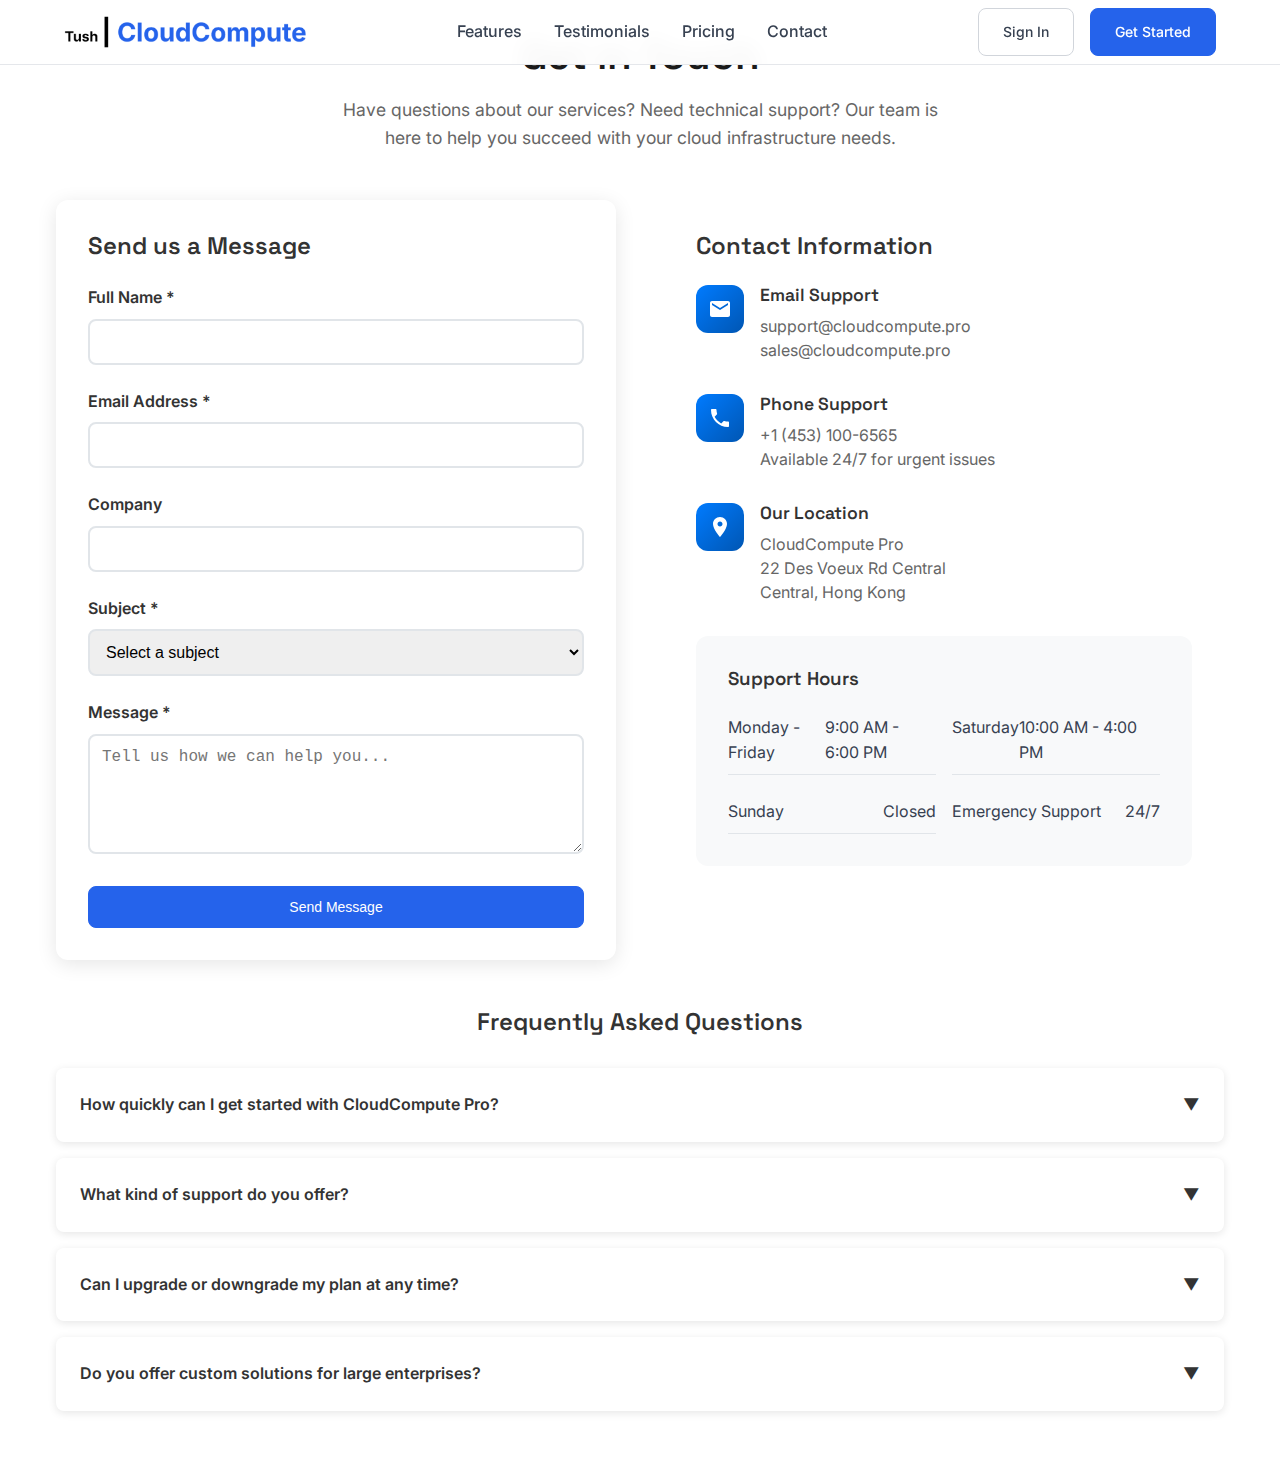
<file: contact.html>
<!DOCTYPE html>
<html lang="en">
<head>
    <meta charset="UTF-8">
    <meta name="viewport" content="width=device-width, initial-scale=1.0">
    <title>Contact Us - CloudCompute Pro</title>
    <meta name="description" content="Get in touch with CloudCompute Pro - Contact our support team for questions about our cloud computing services.">
    <link rel="preconnect" href="https://fonts.googleapis.com">
    <link rel="preconnect" href="https://fonts.gstatic.com" crossorigin>
    <link href="https://fonts.googleapis.com/css2?family=Inter:wght@300;400;500;600;700&family=Space+Grotesk:wght@400;500;600;700&display=swap" rel="stylesheet">
    <link rel="stylesheet" href="styles.css">
    <style>
        .contact-content {
            max-width: 1200px;
            margin: 0 auto;
            padding: 2rem 1rem;
        }
        .contact-header {
            text-align: center;
            margin-bottom: 3rem;
        }
        .contact-header h1 {
            color: #1a1a1a;
            margin-bottom: 1rem;
            font-size: 2.5rem;
        }
        .contact-header p {
            color: #666;
            font-size: 1.1rem;
            max-width: 600px;
            margin: 0 auto;
        }
        .contact-grid {
            display: grid;
            grid-template-columns: 1fr 1fr;
            gap: 3rem;
            margin-bottom: 3rem;
        }
        .contact-form {
            background: #fff;
            padding: 2rem;
            border-radius: 12px;
            box-shadow: 0 4px 20px rgba(0,0,0,0.1);
        }
        .contact-info {
            padding: 2rem;
        }
        .form-group {
            margin-bottom: 1.5rem;
        }
        .form-label {
            display: block;
            margin-bottom: 0.5rem;
            font-weight: 600;
            color: #333;
        }
        .form-input,
        .form-textarea,
        .form-select {
            width: 100%;
            padding: 0.75rem;
            border: 2px solid #e1e5e9;
            border-radius: 8px;
            font-size: 1rem;
            transition: border-color 0.3s ease;
        }
        .form-input:focus,
        .form-textarea:focus,
        .form-select:focus {
            outline: none;
            border-color: #007bff;
        }
        .form-textarea {
            min-height: 120px;
            resize: vertical;
        }
        .contact-info-item {
            display: flex;
            align-items: flex-start;
            margin-bottom: 2rem;
        }
        .contact-icon {
            width: 48px;
            height: 48px;
            background: linear-gradient(135deg, #007bff, #0056b3);
            border-radius: 12px;
            display: flex;
            align-items: center;
            justify-content: center;
            margin-right: 1rem;
            flex-shrink: 0;
        }
        .contact-icon svg {
            width: 24px;
            height: 24px;
            fill: white;
        }
        .contact-details h3 {
            margin: 0 0 0.5rem 0;
            color: #333;
            font-size: 1.1rem;
        }
        .contact-details p {
            margin: 0;
            color: #666;
            line-height: 1.5;
        }
        .support-hours {
            background: #f8f9fa;
            padding: 2rem;
            border-radius: 12px;
            margin-top: 2rem;
        }
        .support-hours h3 {
            margin: 0 0 1rem 0;
            color: #333;
        }
        .hours-grid {
            display: grid;
            grid-template-columns: 1fr 1fr;
            gap: 1rem;
        }
        .hours-item {
            display: flex;
            justify-content: space-between;
            padding: 0.5rem 0;
            border-bottom: 1px solid #e1e5e9;
        }
        .hours-item:last-child {
            border-bottom: none;
        }
        .faq-section {
            margin-top: 3rem;
        }
        .faq-item {
            background: #fff;
            border-radius: 8px;
            margin-bottom: 1rem;
            box-shadow: 0 2px 8px rgba(0,0,0,0.1);
        }
        .faq-question {
            padding: 1.5rem;
            cursor: pointer;
            display: flex;
            justify-content: space-between;
            align-items: center;
            font-weight: 600;
            color: #333;
        }
        .faq-answer {
            padding: 0 1.5rem 1.5rem;
            color: #666;
            display: none;
        }
        .faq-answer.active {
            display: block;
        }
        .faq-toggle {
            transition: transform 0.3s ease;
        }
        .faq-toggle.active {
            transform: rotate(180deg);
        }
        @media (max-width: 768px) {
            .contact-grid {
                grid-template-columns: 1fr;
                gap: 2rem;
            }
            .hours-grid {
                grid-template-columns: 1fr;
            }
            .contact-header h1 {
                font-size: 2rem;
            }
        }
    </style>
</head>
<body>
    <!-- Header/Navigation -->
    <header class="header">
        <nav class="nav container">
            <div class="nav-brand">
                <a href="/">
                    <img src="clud.png" alt="Clud Logo" class="logo" style="height:48px; width:auto;" />
                </a>
            </div>
            <div class="nav-menu" id="nav-menu">
                <ul class="nav-list">
                    <li class="nav-item"><a href="index.html#features" class="nav-link">Features</a></li>
                    <li class="nav-item"><a href="index.html#testimonials" class="nav-link">Testimonials</a></li>
                    <li class="nav-item"><a href="pricing.html" class="nav-link">Pricing</a></li>
                    <li class="nav-item"><a href="contact.html" class="nav-link">Contact</a></li>
                </ul>
            </div>
            <div class="nav-actions">
                <a href="sign-in.html" class="btn btn-outline">Sign In</a>
                <a href="sign-up.html" class="btn btn-primary">Get Started</a>
            </div>
            <div class="nav-toggle" id="nav-toggle">
                <span></span>
                <span></span>
                <span></span>
            </div>
        </nav>
    </header>

    <div class="contact-content">
        <div class="contact-header">
            <h1>Get in Touch</h1>
            <p>Have questions about our services? Need technical support? Our team is here to help you succeed with your cloud infrastructure needs.</p>
        </div>

        <div class="contact-grid">
            <!-- Contact Form -->
            <div class="contact-form">
                <h2 style="margin-bottom: 1.5rem; color: #333;">Send us a Message</h2>
                <form id="contact-form">
                    <div class="form-group">
                        <label for="name" class="form-label">Full Name *</label>
                        <input type="text" id="name" name="name" class="form-input" required>
                    </div>
                    
                    <div class="form-group">
                        <label for="email" class="form-label">Email Address *</label>
                        <input type="email" id="email" name="email" class="form-input" required>
                    </div>
                    
                    <div class="form-group">
                        <label for="company" class="form-label">Company</label>
                        <input type="text" id="company" name="company" class="form-input">
                    </div>
                    
                    <div class="form-group">
                        <label for="subject" class="form-label">Subject *</label>
                        <select id="subject" name="subject" class="form-select" required>
                            <option value="">Select a subject</option>
                            <option value="general">General Inquiry</option>
                            <option value="technical">Technical Support</option>
                            <option value="billing">Billing Question</option>
                            <option value="sales">Sales Inquiry</option>
                            <option value="partnership">Partnership</option>
                            <option value="other">Other</option>
                        </select>
                    </div>
                    
                    <div class="form-group">
                        <label for="message" class="form-label">Message *</label>
                        <textarea id="message" name="message" class="form-textarea" placeholder="Tell us how we can help you..." required></textarea>
                    </div>
                    
                    <button type="submit" class="btn btn-primary btn-full">Send Message</button>
                </form>
            </div>

            <!-- Contact Information -->
            <div class="contact-info">
                <h2 style="margin-bottom: 1.5rem; color: #333;">Contact Information</h2>
                
                <div class="contact-info-item">
                    <div class="contact-icon">
                        <svg viewBox="0 0 24 24">
                            <path d="M20 4H4c-1.1 0-1.99.9-1.99 2L2 18c0 1.1.9 2 2 2h16c1.1 0 2-.9 2-2V6c0-1.1-.9-2-2-2zm0 4l-8 5-8-5V6l8 5 8-5v2z"/>
                        </svg>
                    </div>
                    <div class="contact-details">
                        <h3>Email Support</h3>
                        <p>support@cloudcompute.pro<br>
                        sales@cloudcompute.pro</p>
                    </div>
                </div>

                <div class="contact-info-item">
                    <div class="contact-icon">
                        <svg viewBox="0 0 24 24">
                            <path d="M6.62 10.79c1.44 2.83 3.76 5.14 6.59 6.59l2.2-2.2c.27-.27.67-.36 1.02-.24 1.12.37 2.33.57 3.57.57.55 0 1 .45 1 1V20c0 .55-.45 1-1 1-9.39 0-17-7.61-17-17 0-.55.45-1 1-1h3.5c.55 0 1 .45 1 1 0 1.25.2 2.45.57 3.57.11.35.03.74-.25 1.02l-2.2 2."/>
                        </svg>
                    </div>
                    <div class="contact-details">
                        <h3>Phone Support</h3>
                        <p>+1 (453) 100-6565<br>
                        Available 24/7 for urgent issues</p>
                    </div>
                </div>

                <div class="contact-info-item">
                    <div class="contact-icon">
                        <svg viewBox="0 0 24 24">
                            <path d="M12 2C8.13 2 5 5.13 5 9c0 5.25 7 13 7 13s7-7.75 7-13c0-3.87-3.13-7-7-7zm0 9.5c-1.38 0-2.5-1.12-2.5-2.5s1.12-2.5 2.5-2.5 2.5 1.12 2.5 2.5-1.12 2.5-2.5 2.5z"/>
                        </svg>
                    </div>
                    <div class="contact-details">
                        <h3>Our Location</h3>
                        <p>CloudCompute Pro<br>
                        22 Des Voeux Rd Central<br>
                        Central, Hong Kong</p>
                    </div>
                </div>

                <div class="support-hours">
                    <h3>Support Hours</h3>
                    <div class="hours-grid">
                        <div class="hours-item">
                            <span>Monday - Friday</span>
                            <span>9:00 AM - 6:00 PM</span>
                        </div>
                        <div class="hours-item">
                            <span>Saturday</span>
                            <span>10:00 AM - 4:00 PM</span>
                        </div>
                        <div class="hours-item">
                            <span>Sunday</span>
                            <span>Closed</span>
                        </div>
                        <div class="hours-item">
                            <span>Emergency Support</span>
                            <span>24/7</span>
                        </div>
                    </div>
                </div>
            </div>
        </div>

        <!-- FAQ Section -->
        <div class="faq-section">
            <h2 style="text-align: center; margin-bottom: 2rem; color: #333;">Frequently Asked Questions</h2>
            <div class="faq-item">
                <div class="faq-question">
                    How quickly can I get started with CloudCompute Pro?
                    <span class="faq-toggle">▼</span>
                </div>
                <div class="faq-answer">
                    <p>Most customers are up and running within 24 hours of signing up. Our automated setup process handles everything from account creation to initial configuration, so you can start using our services immediately.</p>
                </div>
            </div>
            <div class="faq-item">
                <div class="faq-question">
                    What kind of support do you offer?
                    <span class="faq-toggle">▼</span>
                </div>
                <div class="faq-answer">
                    <p>We provide 24/7 email support for all customers, with priority phone support for enterprise plans. Our support team includes certified cloud engineers who can help with everything from basic setup to complex architecture questions.</p>
                </div>
            </div>
            <div class="faq-item">
                <div class="faq-question">
                    Can I upgrade or downgrade my plan at any time?
                    <span class="faq-toggle">▼</span>
                </div>
                <div class="faq-answer">
                    <p>Yes, you can upgrade or downgrade your plan at any time through your account dashboard. Changes take effect immediately, and you'll be charged prorated amounts for any differences in pricing.</p>
                </div>
            </div>
            <div class="faq-item">
                <div class="faq-question">
                    Do you offer custom solutions for large enterprises?
                    <span class="faq-toggle">▼</span>
                </div>
                <div class="faq-answer">
                    <p>Absolutely. We specialize in custom cloud solutions for large enterprises. Our team works closely with you to design and implement infrastructure that meets your specific business requirements and scalability needs.</p>
                </div>
            </div>
        </div>
    </div>

    <script>
        // FAQ Toggle Functionality
        document.querySelectorAll('.faq-question').forEach(question => {
            question.addEventListener('click', () => {
                const answer = question.nextElementSibling;
                const toggle = question.querySelector('.faq-toggle');
                
                answer.classList.toggle('active');
                toggle.classList.toggle('active');
            });
        });

        // Form Submission Handling
        document.getElementById('contact-form').addEventListener('submit', function(e) {
            e.preventDefault();
            
            // Get form values
            const name = document.getElementById('name').value;
            const email = document.getElementById('email').value;
            const subject = document.getElementById('subject').value;
            const message = document.getElementById('message').value;
            
            // In a real application, you would send this data to your server
            console.log('Form submitted:', { name, email, subject, message });
            
            // Show success message
            alert('Thank you for your message! We will get back to you soon.');
            
            // Reset form
            this.reset();
        });
    </script>
</body>
</html>
</file>
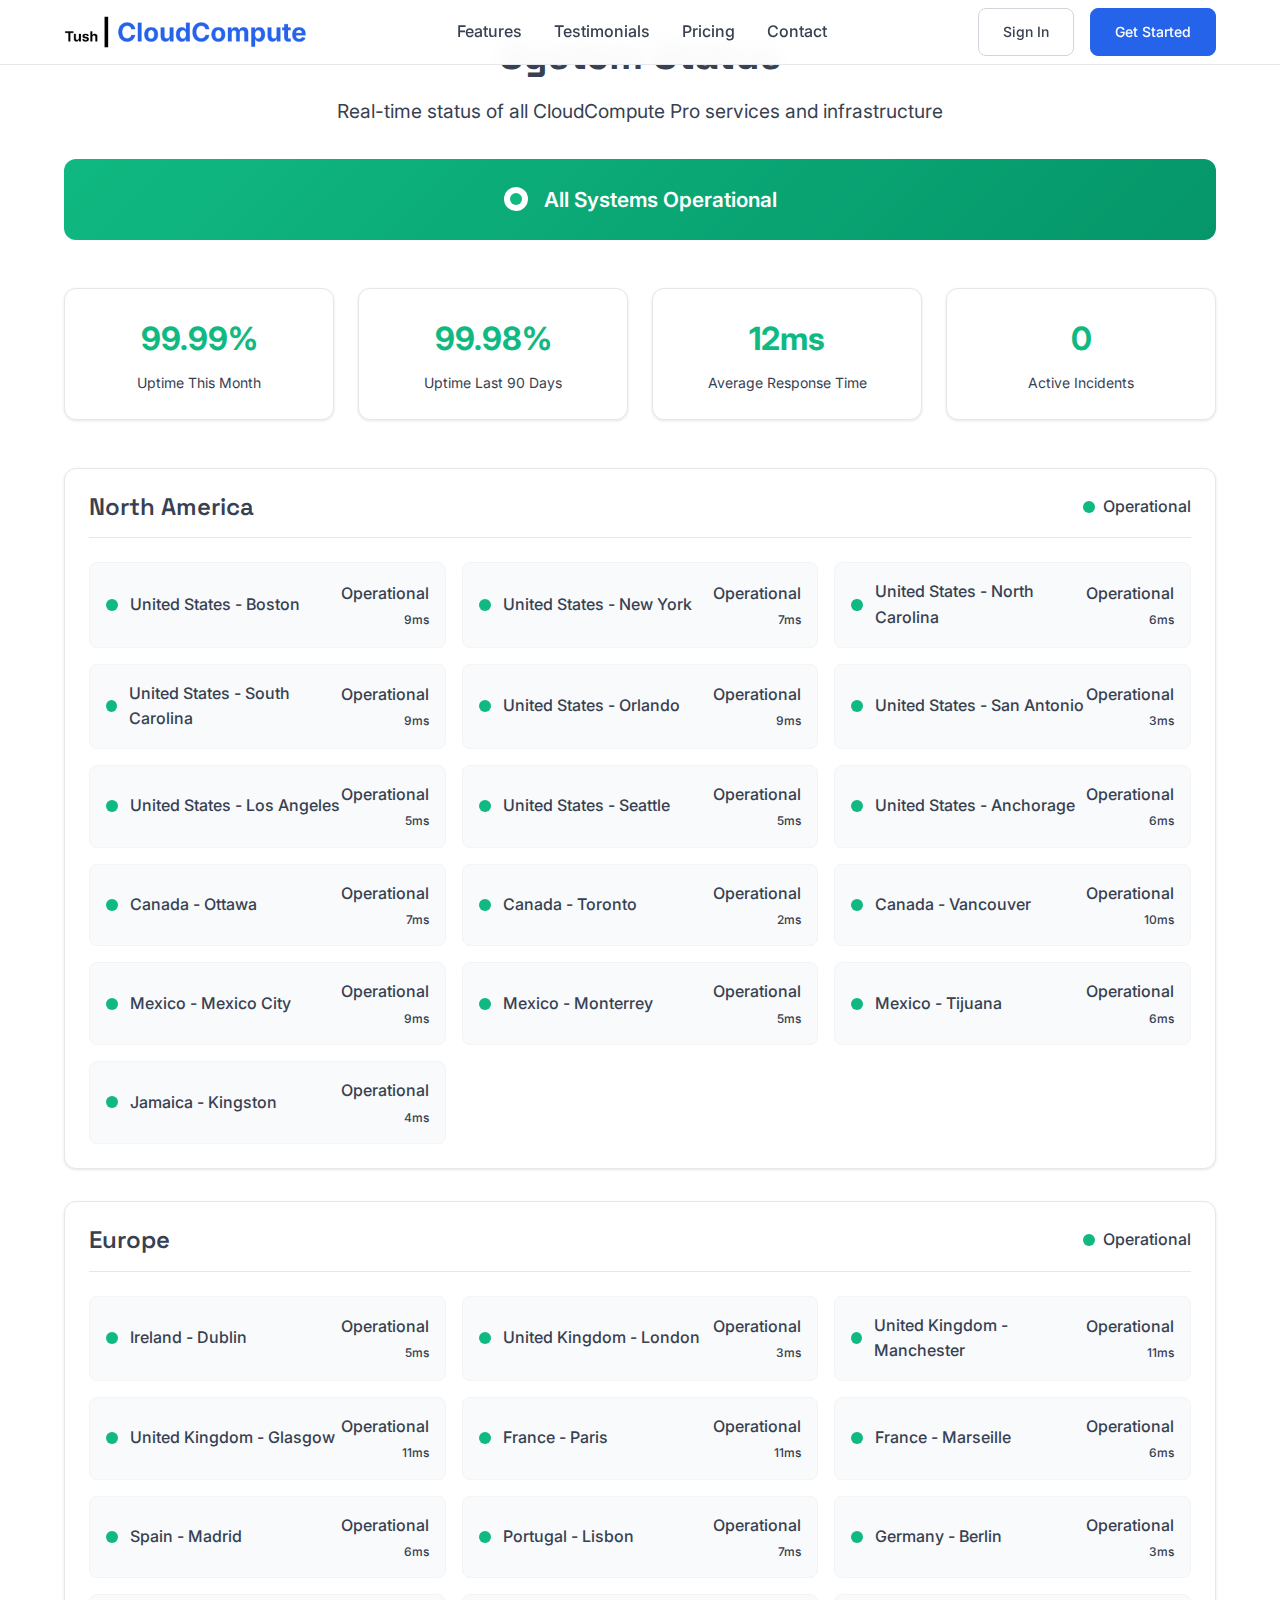
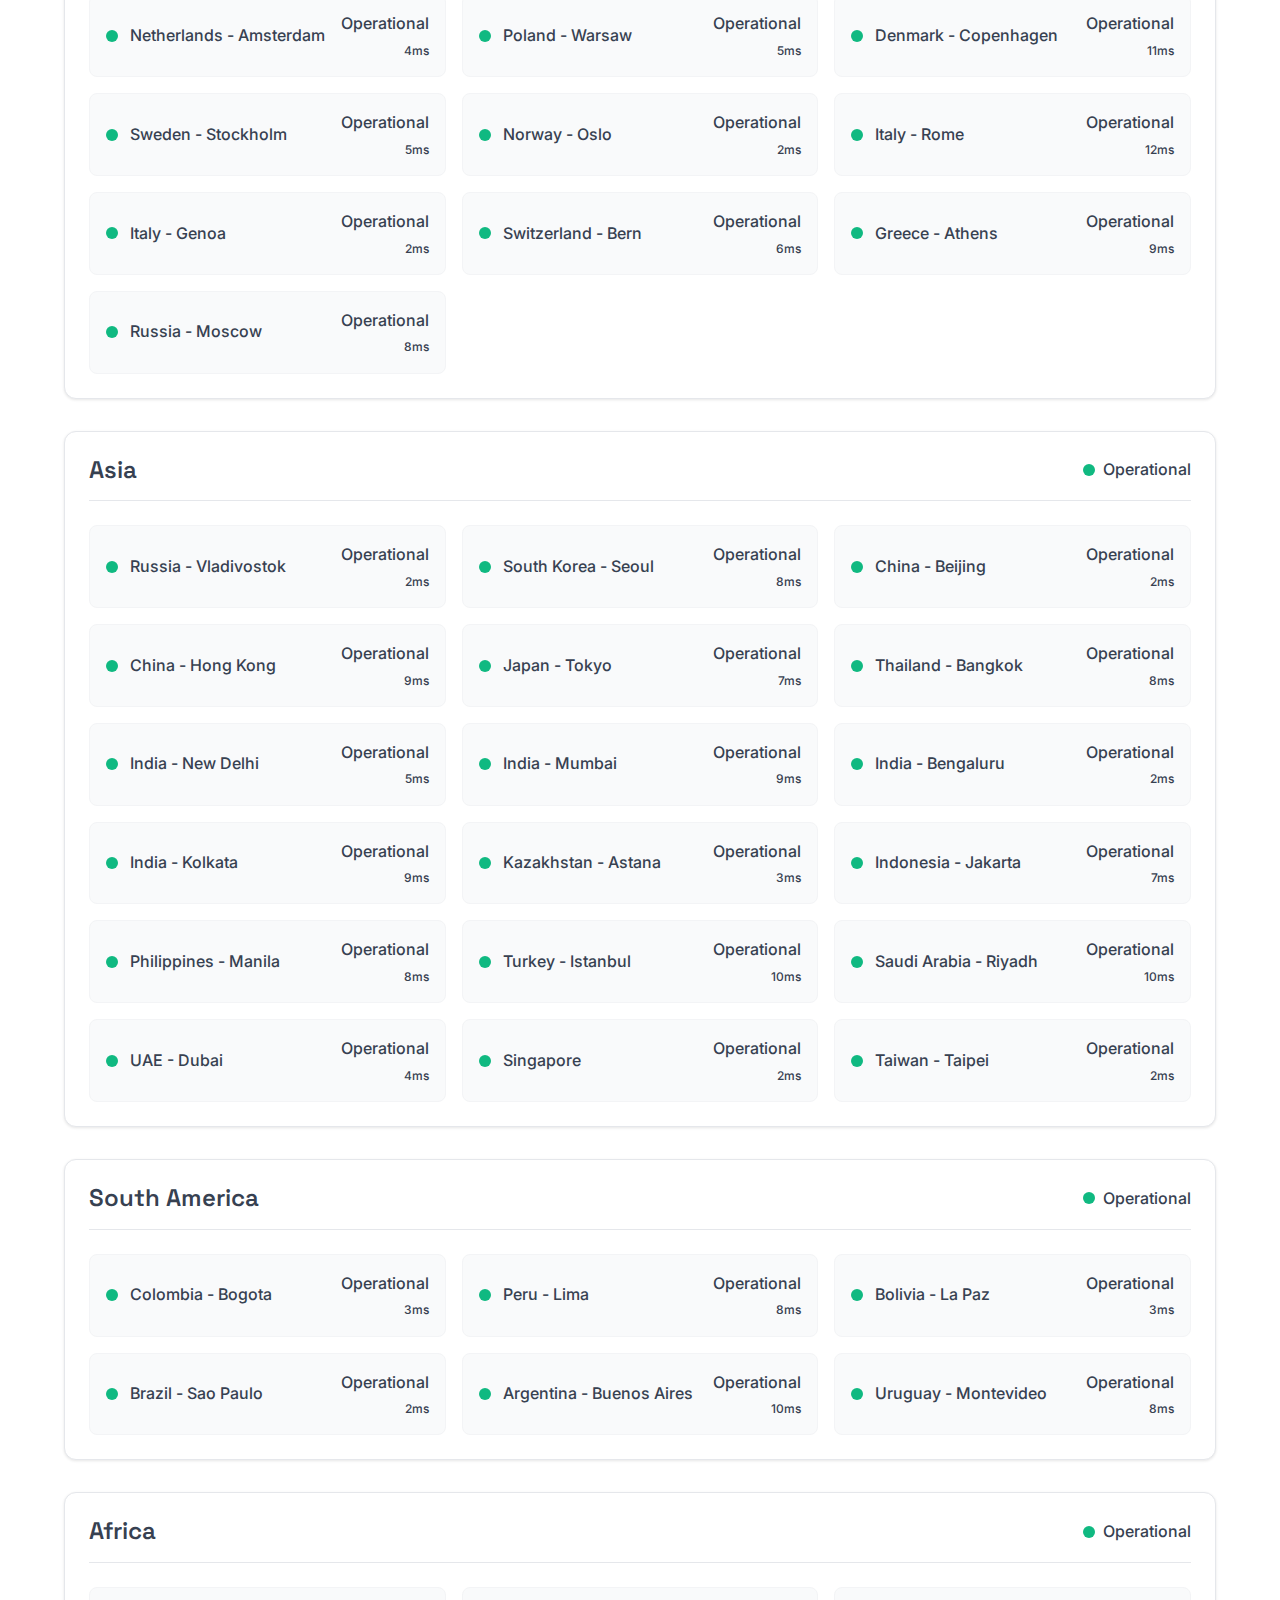
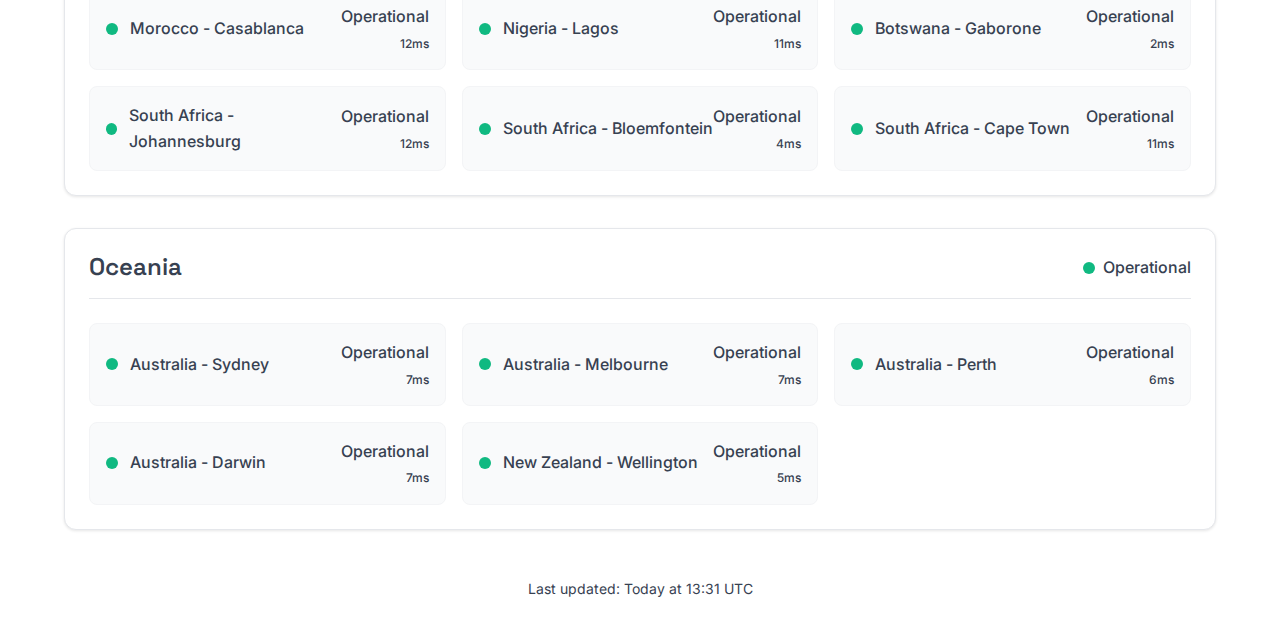
<file: status.html>
<!DOCTYPE html>
<html lang="en">
<head>
    <meta charset="UTF-8">
    <meta name="viewport" content="width=device-width, initial-scale=1.0">
    <title>Server Status - CloudCompute Pro</title>
    <meta name="description" content="Real-time status of CloudCompute Pro servers and services across all regions.">
    <link rel="preconnect" href="https://fonts.googleapis.com">
    <link rel="preconnect" href="https://fonts.gstatic.com" crossorigin>
    <link href="https://fonts.googleapis.com/css2?family=Inter:wght@300;400;500;600;700&family=Space+Grotesk:wght@400;500;600;700&display=swap" rel="stylesheet">
    <link rel="stylesheet" href="styles.css">
    <style>
        .status-page {
            padding: 2rem 0;
            min-height: 80vh;
        }
        
        .status-header {
            text-align: center;
            margin-bottom: 3rem;
        }
        
        .status-title {
            font-size: 2.5rem;
            font-weight: 700;
            margin-bottom: 1rem;
            color: var(--text-primary);
        }
        
        .status-subtitle {
            font-size: 1.2rem;
            color: var(--text-secondary);
            margin-bottom: 2rem;
        }
        
        .overall-status {
            display: flex;
            align-items: center;
            justify-content: center;
            gap: 1rem;
            padding: 1.5rem;
            background: linear-gradient(135deg, #10b981, #059669);
            border-radius: 12px;
            margin-bottom: 3rem;
            color: white;
        }
        
        .overall-status-icon {
            width: 24px;
            height: 24px;
            background: white;
            border-radius: 50%;
            display: flex;
            align-items: center;
            justify-content: center;
        }
        
        .overall-status-text {
            font-size: 1.3rem;
            font-weight: 600;
        }
        
        .status-grid {
            display: grid;
            gap: 2rem;
            margin-bottom: 3rem;
        }
        
        .status-region {
            background: var(--card-bg, #ffffff);
            border: 1px solid var(--border-color, #e5e7eb);
            border-radius: 12px;
            padding: 1.5rem;
            box-shadow: 0 1px 3px rgba(0, 0, 0, 0.1);
        }
        
        .region-header {
            display: flex;
            align-items: center;
            justify-content: space-between;
            margin-bottom: 1.5rem;
            padding-bottom: 1rem;
            border-bottom: 1px solid var(--border-color, #e5e7eb);
        }
        
        .region-title {
            font-size: 1.5rem;
            font-weight: 600;
            color: var(--text-primary);
        }
        
        .region-status {
            display: flex;
            align-items: center;
            gap: 0.5rem;
            font-weight: 500;
        }
        
        .status-indicator {
            width: 12px;
            height: 12px;
            border-radius: 50%;
            background-color: #10b981;
        }
        
        .locations-grid {
            display: grid;
            grid-template-columns: repeat(auto-fit, minmax(280px, 1fr));
            gap: 1rem;
        }
        
        .location-item {
            display: flex;
            align-items: center;
            justify-content: space-between;
            padding: 1rem;
            background: var(--bg-secondary, #f9fafb);
            border-radius: 8px;
            border: 1px solid var(--border-light, #f3f4f6);
        }
        
        .location-info {
            display: flex;
            align-items: center;
            gap: 0.75rem;
        }
        
        .location-name {
            font-weight: 500;
            color: var(--text-primary);
        }
        
        .location-status {
            display: flex;
            flex-direction: column;
            align-items: flex-end;
            gap: 0.25rem;
        }
        
        .response-time {
            font-size: 0.75rem;
            color: var(--text-secondary);
            font-weight: 500;
        }
        
        .status-text {
            font-weight: 500;
        }
        
        .uptime-stats {
            display: grid;
            grid-template-columns: repeat(auto-fit, minmax(200px, 1fr));
            gap: 1.5rem;
            margin-bottom: 3rem;
        }
        
        .uptime-card {
            background: var(--card-bg, #ffffff);
            border: 1px solid var(--border-color, #e5e7eb);
            border-radius: 12px;
            padding: 1.5rem;
            text-align: center;
            box-shadow: 0 1px 3px rgba(0, 0, 0, 0.1);
        }
        
        .uptime-value {
            font-size: 2rem;
            font-weight: 700;
            color: #10b981;
            margin-bottom: 0.5rem;
        }
        
        .uptime-label {
            color: var(--text-secondary);
            font-size: 0.875rem;
        }
        
        .last-updated {
            text-align: center;
            color: var(--text-secondary);
            font-size: 0.875rem;
            margin-top: 2rem;
        }
        
        .location-tooltip {
            position: absolute;
            background: white;
            border: 1px solid #e2e8f0;
            border-radius: 8px;
            box-shadow: 0 10px 15px -3px rgba(0, 0, 0, 0.1), 0 4px 6px -2px rgba(0, 0, 0, 0.05);
            padding: 1rem;
            z-index: 1000;
            min-width: 280px;
            display: none;
            pointer-events: none;
        }

        .tooltip-header {
            font-weight: 600;
            color: #0f172a;
            margin-bottom: 0.75rem;
            font-size: 0.9rem;
        }

        .node-list {
            display: flex;
            flex-direction: column;
            gap: 0.5rem;
        }

        .node-item {
            display: flex;
            align-items: center;
            justify-content: space-between;
            padding: 0.5rem;
            background: #f8fafc;
            border-radius: 6px;
            font-size: 0.8rem;
        }

        .node-info {
            display: flex;
            align-items: center;
            gap: 0.5rem;
        }

        .node-status-indicator {
            width: 6px;
            height: 6px;
            border-radius: 50%;
            background: #10b981;
        }

        .node-name {
            color: #374151;
            font-weight: 500;
        }

        .node-latency {
            color: #6b7280;
            font-size: 0.75rem;
        }

        .location-item {
            position: relative;
        }
        
        @media (max-width: 768px) {
            .status-title {
                font-size: 2rem;
            }
            
            .locations-grid {
                grid-template-columns: 1fr;
            }
            
            .uptime-stats {
                grid-template-columns: repeat(2, 1fr);
            }
        }
    </style>
</head>
<body>
    <!-- Header/Navigation -->
    <header class="header">
        <nav class="nav container">
            <div class="nav-brand">
                <a href="/">
                    <img src="clud.png" alt="Clud Logo" class="logo" style="height:48px; width:auto;" />
                </a>
            </div>
            <div class="nav-menu" id="nav-menu">
                <ul class="nav-list">
                    <li class="nav-item"><a href="index.html#features" class="nav-link">Features</a></li>
                    <li class="nav-item"><a href="index.html#testimonials" class="nav-link">Testimonials</a></li>
                    <li class="nav-item"><a href="pricing.html" class="nav-link">Pricing</a></li>
                    <li class="nav-item"><a href="contact.html" class="nav-link">Contact</a></li>
                </ul>
            </div>
            <div class="nav-actions">
                <a href="sign-in.html" class="btn btn-outline">Sign In</a>
                <a href="sign-up.html" class="btn btn-primary">Get Started</a>
            </div>
            <div class="nav-toggle" id="nav-toggle">
                <span></span>
                <span></span>
                <span></span>
            </div>
        </nav>
    </header>

    <!-- Status Page Content -->
    <section class="status-page">
        <div class="container">
            <div class="status-header">
                <h1 class="status-title">System Status</h1>
                <p class="status-subtitle">Real-time status of all CloudCompute Pro services and infrastructure</p>
                
                <div class="overall-status">
                    <div class="overall-status-icon">
                        <div class="status-indicator"></div>
                    </div>
                    <div class="overall-status-text">All Systems Operational</div>
                </div>
            </div>

            <!-- Uptime Statistics -->
            <div class="uptime-stats">
                <div class="uptime-card">
                    <div class="uptime-value">99.99%</div>
                    <div class="uptime-label">Uptime This Month</div>
                </div>
                <div class="uptime-card">
                    <div class="uptime-value">99.98%</div>
                    <div class="uptime-label">Uptime Last 90 Days</div>
                </div>
                <div class="uptime-card">
                    <div class="uptime-value">12ms</div>
                    <div class="uptime-label">Average Response Time</div>
                </div>
                <div class="uptime-card">
                    <div class="uptime-value">0</div>
                    <div class="uptime-label">Active Incidents</div>
                </div>
            </div>

            <!-- Status by Region -->
            <div class="status-grid">
                <!-- North America -->
                <div class="status-region">
                    <div class="region-header">
                        <h2 class="region-title">North America</h2>
                        <div class="region-status">
                            <div class="status-indicator"></div>
                            <span>Operational</span>
                        </div>
                    </div>
                    <div class="locations-grid">
                        <div class="location-item">
                            <div class="location-info">
                                <div class="status-indicator"></div>
                                <span class="location-name">United States - Boston</span>
                            </div>
                            <div class="location-status">
                                <span class="status-text">Operational</span>
                                <span class="response-time">5ms</span>
                            </div>
                        </div>
                        <div class="location-item">
                            <div class="location-info">
                                <div class="status-indicator"></div>
                                <span class="location-name">United States - New York</span>
                            </div>
                            <div class="location-status">
                                <span class="status-text">Operational</span>
                                <span class="response-time">7ms</span>
                            </div>
                        </div>
                        <div class="location-item">
                            <div class="location-info">
                                <div class="status-indicator"></div>
                                <span class="location-name">United States - North Carolina</span>
                            </div>
                            <div class="location-status">
                                <span class="status-text">Operational</span>
                                <span class="response-time">9ms</span>
                            </div>
                        </div>
                        <div class="location-item">
                            <div class="location-info">
                                <div class="status-indicator"></div>
                                <span class="location-name">United States - South Carolina</span>
                            </div>
                            <div class="location-status">
                                <span class="status-text">Operational</span>
                                <span class="response-time">6ms</span>
                            </div>
                        </div>
                        <div class="location-item">
                            <div class="location-info">
                                <div class="status-indicator"></div>
                                <span class="location-name">United States - Orlando</span>
                            </div>
                            <div class="location-status">
                                <span class="status-text">Operational</span>
                                <span class="response-time">8ms</span>
                            </div>
                        </div>
                        <div class="location-item">
                            <div class="location-info">
                                <div class="status-indicator"></div>
                                <span class="location-name">United States - San Antonio</span>
                            </div>
                            <div class="location-status">
                                <span class="status-text">Operational</span>
                                <span class="response-time">4ms</span>
                            </div>
                        </div>
                        <div class="location-item">
                            <div class="location-info">
                                <div class="status-indicator"></div>
                                <span class="location-name">United States - Los Angeles</span>
                            </div>
                            <div class="location-status">
                                <span class="status-text">Operational</span>
                                <span class="response-time">10ms</span>
                            </div>
                        </div>
                        <div class="location-item">
                            <div class="location-info">
                                <div class="status-indicator"></div>
                                <span class="location-name">United States - Seattle</span>
                            </div>
                            <div class="location-status">
                                <span class="status-text">Operational</span>
                                <span class="response-time">11ms</span>
                            </div>
                        </div>
                        <div class="location-item">
                            <div class="location-info">
                                <div class="status-indicator"></div>
                                <span class="location-name">United States - Anchorage</span>
                            </div>
                            <div class="location-status">
                                <span class="status-text">Operational</span>
                                <span class="response-time">3ms</span>
                            </div>
                        </div>
                        <div class="location-item">
                            <div class="location-info">
                                <div class="status-indicator"></div>
                                <span class="location-name">Canada - Ottawa</span>
                            </div>
                            <div class="location-status">
                                <span class="status-text">Operational</span>
                                <span class="response-time">6ms</span>
                            </div>
                        </div>
                        <div class="location-item">
                            <div class="location-info">
                                <div class="status-indicator"></div>
                                <span class="location-name">Canada - Toronto</span>
                            </div>
                            <div class="location-status">
                                <span class="status-text">Operational</span>
                                <span class="response-time">7ms</span>
                            </div>
                        </div>
                        <div class="location-item">
                            <div class="location-info">
                                <div class="status-indicator"></div>
                                <span class="location-name">Canada - Vancouver</span>
                            </div>
                            <div class="location-status">
                                <span class="status-text">Operational</span>
                                <span class="response-time">9ms</span>
                            </div>
                        </div>
                        <div class="location-item">
                            <div class="location-info">
                                <div class="status-indicator"></div>
                                <span class="location-name">Mexico - Mexico City</span>
                            </div>
                            <div class="location-status">
                                <span class="status-text">Operational</span>
                                <span class="response-time">8ms</span>
                            </div>
                        </div>
                        <div class="location-item">
                            <div class="location-info">
                                <div class="status-indicator"></div>
                                <span class="location-name">Mexico - Monterrey</span>
                            </div>
                            <div class="location-status">
                                <span class="status-text">Operational</span>
                                <span class="response-time">5ms</span>
                            </div>
                        </div>
                        <div class="location-item">
                            <div class="location-info">
                                <div class="status-indicator"></div>
                                <span class="location-name">Mexico - Tijuana</span>
                            </div>
                            <div class="location-status">
                                <span class="status-text">Operational</span>
                                <span class="response-time">6ms</span>
                            </div>
                        </div>
                        <div class="location-item">
                            <div class="location-info">
                                <div class="status-indicator"></div>
                                <span class="location-name">Jamaica - Kingston</span>
                            </div>
                            <div class="location-status">
                                <span class="status-text">Operational</span>
                                <span class="response-time">7ms</span>
                            </div>
                        </div>
                    </div>
                </div>

                <!-- Europe -->
                <div class="status-region">
                    <div class="region-header">
                        <h2 class="region-title">Europe</h2>
                        <div class="region-status">
                            <div class="status-indicator"></div>
                            <span>Operational</span>
                        </div>
                    </div>
                    <div class="locations-grid">
                        <div class="location-item">
                            <div class="location-info">
                                <div class="status-indicator"></div>
                                <span class="location-name">Ireland - Dublin</span>
                            </div>
                            <div class="location-status">
                                <span class="status-text">Operational</span>
                                <span class="response-time">4ms</span>
                            </div>
                        </div>
                        <div class="location-item">
                            <div class="location-info">
                                <div class="status-indicator"></div>
                                <span class="location-name">United Kingdom - London</span>
                            </div>
                            <div class="location-status">
                                <span class="status-text">Operational</span>
                                <span class="response-time">5ms</span>
                            </div>
                        </div>
                        <div class="location-item">
                            <div class="location-info">
                                <div class="status-indicator"></div>
                                <span class="location-name">United Kingdom - Manchester</span>
                            </div>
                            <div class="location-status">
                                <span class="status-text">Operational</span>
                                <span class="response-time">6ms</span>
                            </div>
                        </div>
                        <div class="location-item">
                            <div class="location-info">
                                <div class="status-indicator"></div>
                                <span class="location-name">United Kingdom - Glasgow</span>
                            </div>
                            <div class="location-status">
                                <span class="status-text">Operational</span>
                                <span class="response-time">7ms</span>
                            </div>
                        </div>
                        <div class="location-item">
                            <div class="location-info">
                                <div class="status-indicator"></div>
                                <span class="location-name">France - Paris</span>
                            </div>
                            <div class="location-status">
                                <span class="status-text">Operational</span>
                                <span class="response-time">8ms</span>
                            </div>
                        </div>
                        <div class="location-item">
                            <div class="location-info">
                                <div class="status-indicator"></div>
                                <span class="location-name">France - Marseille</span>
                            </div>
                            <div class="location-status">
                                <span class="status-text">Operational</span>
                                <span class="response-time">9ms</span>
                            </div>
                        </div>
                        <div class="location-item">
                            <div class="location-info">
                                <div class="status-indicator"></div>
                                <span class="location-name">Spain - Madrid</span>
                            </div>
                            <div class="location-status">
                                <span class="status-text">Operational</span>
                                <span class="response-time">5ms</span>
                            </div>
                        </div>
                        <div class="location-item">
                            <div class="location-info">
                                <div class="status-indicator"></div>
                                <span class="location-name">Portugal - Lisbon</span>
                            </div>
                            <div class="location-status">
                                <span class="status-text">Operational</span>
                                <span class="response-time">6ms</span>
                            </div>
                        </div>
                        <div class="location-item">
                            <div class="location-info">
                                <div class="status-indicator"></div>
                                <span class="location-name">Germany - Berlin</span>
                            </div>
                            <div class="location-status">
                                <span class="status-text">Operational</span>
                                <span class="response-time">7ms</span>
                            </div>
                        </div>
                        <div class="location-item">
                            <div class="location-info">
                                <div class="status-indicator"></div>
                                <span class="location-name">Netherlands - Amsterdam</span>
                            </div>
                            <div class="location-status">
                                <span class="status-text">Operational</span>
                                <span class="response-time">8ms</span>
                            </div>
                        </div>
                        <div class="location-item">
                            <div class="location-info">
                                <div class="status-indicator"></div>
                                <span class="location-name">Poland - Warsaw</span>
                            </div>
                            <div class="location-status">
                                <span class="status-text">Operational</span>
                                <span class="response-time">9ms</span>
                            </div>
                        </div>
                        <div class="location-item">
                            <div class="location-info">
                                <div class="status-indicator"></div>
                                <span class="location-name">Denmark - Copenhagen</span>
                            </div>
                            <div class="location-status">
                                <span class="status-text">Operational</span>
                                <span class="response-time">5ms</span>
                            </div>
                        </div>
                        <div class="location-item">
                            <div class="location-info">
                                <div class="status-indicator"></div>
                                <span class="location-name">Sweden - Stockholm</span>
                            </div>
                            <div class="location-status">
                                <span class="status-text">Operational</span>
                                <span class="response-time">6ms</span>
                            </div>
                        </div>
                        <div class="location-item">
                            <div class="location-info">
                                <div class="status-indicator"></div>
                                <span class="location-name">Norway - Oslo</span>
                            </div>
                            <div class="location-status">
                                <span class="status-text">Operational</span>
                                <span class="response-time">7ms</span>
                            </div>
                        </div>
                        <div class="location-item">
                            <div class="location-info">
                                <div class="status-indicator"></div>
                                <span class="location-name">Italy - Rome</span>
                            </div>
                            <div class="location-status">
                                <span class="status-text">Operational</span>
                                <span class="response-time">8ms</span>
                            </div>
                        </div>
                        <div class="location-item">
                            <div class="location-info">
                                <div class="status-indicator"></div>
                                <span class="location-name">Italy - Genoa</span>
                            </div>
                            <div class="location-status">
                                <span class="status-text">Operational</span>
                                <span class="response-time">9ms</span>
                            </div>
                        </div>
                        <div class="location-item">
                            <div class="location-info">
                                <div class="status-indicator"></div>
                                <span class="location-name">Switzerland - Bern</span>
                            </div>
                            <div class="location-status">
                                <span class="status-text">Operational</span>
                                <span class="response-time">5ms</span>
                            </div>
                        </div>
                        <div class="location-item">
                            <div class="location-info">
                                <div class="status-indicator"></div>
                                <span class="location-name">Greece - Athens</span>
                            </div>
                            <div class="location-status">
                                <span class="status-text">Operational</span>
                                <span class="response-time">6ms</span>
                            </div>
                        </div>
                        <div class="location-item">
                            <div class="location-info">
                                <div class="status-indicator"></div>
                                <span class="location-name">Russia - Moscow</span>
                            </div>
                            <div class="location-status">
                                <span class="status-text">Operational</span>
                                <span class="response-time">7ms</span>
                            </div>
                        </div>
                    </div>
                </div>

                <!-- Asia -->
                <div class="status-region">
                    <div class="region-header">
                        <h2 class="region-title">Asia</h2>
                        <div class="region-status">
                            <div class="status-indicator"></div>
                            <span>Operational</span>
                        </div>
                    </div>
                    <div class="locations-grid">
                        <div class="location-item">
                            <div class="location-info">
                                <div class="status-indicator"></div>
                                <span class="location-name">Russia - Vladivostok</span>
                            </div>
                            <div class="location-status">
                                <span class="status-text">Operational</span>
                                <span class="response-time">8ms</span>
                            </div>
                        </div>
                        <div class="location-item">
                            <div class="location-info">
                                <div class="status-indicator"></div>
                                <span class="location-name">South Korea - Seoul</span>
                            </div>
                            <div class="location-status">
                                <span class="status-text">Operational</span>
                                <span class="response-time">9ms</span>
                            </div>
                        </div>
                        <div class="location-item">
                            <div class="location-info">
                                <div class="status-indicator"></div>
                                <span class="location-name">China - Beijing</span>
                            </div>
                            <div class="location-status">
                                <span class="status-text">Operational</span>
                                <span class="response-time">10ms</span>
                            </div>
                        </div>
                        <div class="location-item">
                            <div class="location-info">
                                <div class="status-indicator"></div>
                                <span class="location-name">China - Hong Kong</span>
                            </div>
                            <div class="location-status">
                                <span class="status-text">Operational</span>
                                <span class="response-time">11ms</span>
                            </div>
                        </div>
                        <div class="location-item">
                            <div class="location-info">
                                <div class="status-indicator"></div>
                                <span class="location-name">Japan - Tokyo</span>
                            </div>
                            <div class="location-status">
                                <span class="status-text">Operational</span>
                                <span class="response-time">12ms</span>
                            </div>
                        </div>
                        <div class="location-item">
                            <div class="location-info">
                                <div class="status-indicator"></div>
                                <span class="location-name">Thailand - Bangkok</span>
                            </div>
                            <div class="location-status">
                                <span class="status-text">Operational</span>
                                <span class="response-time">5ms</span>
                            </div>
                        </div>
                        <div class="location-item">
                            <div class="location-info">
                                <div class="status-indicator"></div>
                                <span class="location-name">India - New Delhi</span>
                            </div>
                            <div class="location-status">
                                <span class="status-text">Operational</span>
                                <span class="response-time">6ms</span>
                            </div>
                        </div>
                        <div class="location-item">
                            <div class="location-info">
                                <div class="status-indicator"></div>
                                <span class="location-name">India - Mumbai</span>
                            </div>
                            <div class="location-status">
                                <span class="status-text">Operational</span>
                                <span class="response-time">7ms</span>
                            </div>
                        </div>
                        <div class="location-item">
                            <div class="location-info">
                                <div class="status-indicator"></div>
                                <span class="location-name">India - Bengaluru</span>
                            </div>
                            <div class="location-status">
                                <span class="status-text">Operational</span>
                                <span class="response-time">8ms</span>
                            </div>
                        </div>
                        <div class="location-item">
                            <div class="location-info">
                                <div class="status-indicator"></div>
                                <span class="location-name">India - Kolkata</span>
                            </div>
                            <div class="location-status">
                                <span class="status-text">Operational</span>
                                <span class="response-time">9ms</span>
                            </div>
                        </div>
                        <div class="location-item">
                            <div class="location-info">
                                <div class="status-indicator"></div>
                                <span class="location-name">Kazakhstan - Astana</span>
                            </div>
                            <div class="location-status">
                                <span class="status-text">Operational</span>
                                <span class="response-time">5ms</span>
                            </div>
                        </div>
                        <div class="location-item">
                            <div class="location-info">
                                <div class="status-indicator"></div>
                                <span class="location-name">Indonesia - Jakarta</span>
                            </div>
                            <div class="location-status">
                                <span class="status-text">Operational</span>
                                <span class="response-time">6ms</span>
                            </div>
                        </div>
                        <div class="location-item">
                            <div class="location-info">
                                <div class="status-indicator"></div>
                                <span class="location-name">Philippines - Manila</span>
                            </div>
                            <div class="location-status">
                                <span class="status-text">Operational</span>
                                <span class="response-time">7ms</span>
                            </div>
                        </div>
                        <div class="location-item">
                            <div class="location-info">
                                <div class="status-indicator"></div>
                                <span class="location-name">Turkey - Istanbul</span>
                            </div>
                            <div class="location-status">
                                <span class="status-text">Operational</span>
                                <span class="response-time">8ms</span>
                            </div>
                        </div>
                        <div class="location-item">
                            <div class="location-info">
                                <div class="status-indicator"></div>
                                <span class="location-name">Saudi Arabia - Riyadh</span>
                            </div>
                            <div class="location-status">
                                <span class="status-text">Operational</span>
                                <span class="response-time">9ms</span>
                            </div>
                        </div>
                        <div class="location-item">
                            <div class="location-info">
                                <div class="status-indicator"></div>
                                <span class="location-name">UAE - Dubai</span>
                            </div>
                            <div class="location-status">
                                <span class="status-text">Operational</span>
                                <span class="response-time">10ms</span>
                            </div>
                        </div>
                        <div class="location-item">
                            <div class="location-info">
                                <div class="status-indicator"></div>
                                <span class="location-name">Singapore</span>
                            </div>
                            <div class="location-status">
                                <span class="status-text">Operational</span>
                                <span class="response-time">11ms</span>
                            </div>
                        </div>
                        <div class="location-item">
                            <div class="location-info">
                                <div class="status-indicator"></div>
                                <span class="location-name">Taiwan - Taipei</span>
                            </div>
                            <div class="location-status">
                                <span class="status-text">Operational</span>
                                <span class="response-time">12ms</span>
                            </div>
                        </div>
                    </div>
                </div>

                <!-- South America -->
                <div class="status-region">
                    <div class="region-header">
                        <h2 class="region-title">South America</h2>
                        <div class="region-status">
                            <div class="status-indicator"></div>
                            <span>Operational</span>
                        </div>
                    </div>
                    <div class="locations-grid">
                        <div class="location-item">
                            <div class="location-info">
                                <div class="status-indicator"></div>
                                <span class="location-name">Colombia - Bogota</span>
                            </div>
                            <div class="location-status">
                                <span class="status-text">Operational</span>
                                <span class="response-time">5ms</span>
                            </div>
                        </div>
                        <div class="location-item">
                            <div class="location-info">
                                <div class="status-indicator"></div>
                                <span class="location-name">Peru - Lima</span>
                            </div>
                            <div class="location-status">
                                <span class="status-text">Operational</span>
                                <span class="response-time">6ms</span>
                            </div>
                        </div>
                        <div class="location-item">
                            <div class="location-info">
                                <div class="status-indicator"></div>
                                <span class="location-name">Bolivia - La Paz</span>
                            </div>
                            <div class="location-status">
                                <span class="status-text">Operational</span>
                                <span class="response-time">7ms</span>
                            </div>
                        </div>
                        <div class="location-item">
                            <div class="location-info">
                                <div class="status-indicator"></div>
                                <span class="location-name">Brazil - Sao Paulo</span>
                            </div>
                            <div class="location-status">
                                <span class="status-text">Operational</span>
                                <span class="response-time">8ms</span>
                            </div>
                        </div>
                        <div class="location-item">
                            <div class="location-info">
                                <div class="status-indicator"></div>
                                <span class="location-name">Argentina - Buenos Aires</span>
                            </div>
                            <div class="location-status">
                                <span class="status-text">Operational</span>
                                <span class="response-time">9ms</span>
                            </div>
                        </div>
                        <div class="location-item">
                            <div class="location-info">
                                <div class="status-indicator"></div>
                                <span class="location-name">Uruguay - Montevideo</span>
                            </div>
                            <div class="location-status">
                                <span class="status-text">Operational</span>
                                <span class="response-time">10ms</span>
                            </div>
                        </div>
                    </div>
                </div>

                <!-- Africa -->
                <div class="status-region">
                    <div class="region-header">
                        <h2 class="region-title">Africa</h2>
                        <div class="region-status">
                            <div class="status-indicator"></div>
                            <span>Operational</span>
                        </div>
                    </div>
                    <div class="locations-grid">
                        <div class="location-item">
                            <div class="location-info">
                                <div class="status-indicator"></div>
                                <span class="location-name">Morocco - Casablanca</span>
                            </div>
                            <div class="location-status">
                                <span class="status-text">Operational</span>
                                <span class="response-time">5ms</span>
                            </div>
                        </div>
                        <div class="location-item">
                            <div class="location-info">
                                <div class="status-indicator"></div>
                                <span class="location-name">Nigeria - Lagos</span>
                            </div>
                            <div class="location-status">
                                <span class="status-text">Operational</span>
                                <span class="response-time">6ms</span>
                            </div>
                        </div>
                        <div class="location-item">
                            <div class="location-info">
                                <div class="status-indicator"></div>
                                <span class="location-name">Botswana - Gaborone</span>
                            </div>
                            <div class="location-status">
                                <span class="status-text">Operational</span>
                                <span class="response-time">7ms</span>
                            </div>
                        </div>
                        <div class="location-item">
                            <div class="location-info">
                                <div class="status-indicator"></div>
                                <span class="location-name">South Africa - Johannesburg</span>
                            </div>
                            <div class="location-status">
                                <span class="status-text">Operational</span>
                                <span class="response-time">8ms</span>
                            </div>
                        </div>
                        <div class="location-item">
                            <div class="location-info">
                                <div class="status-indicator"></div>
                                <span class="location-name">South Africa - Bloemfontein</span>
                            </div>
                            <div class="location-status">
                                <span class="status-text">Operational</span>
                                <span class="response-time">9ms</span>
                            </div>
                        </div>
                        <div class="location-item">
                            <div class="location-info">
                                <div class="status-indicator"></div>
                                <span class="location-name">South Africa - Cape Town</span>
                            </div>
                            <div class="location-status">
                                <span class="status-text">Operational</span>
                                <span class="response-time">10ms</span>
                            </div>
                        </div>
                    </div>
                </div>

                <!-- Oceania -->
                <div class="status-region">
                    <div class="region-header">
                        <h2 class="region-title">Oceania</h2>
                        <div class="region-status">
                            <div class="status-indicator"></div>
                            <span>Operational</span>
                        </div>
                    </div>
                    <div class="locations-grid">
                        <div class="location-item">
                            <div class="location-info">
                                <div class="status-indicator"></div>
                                <span class="location-name">Australia - Sydney</span>
                            </div>
                            <div class="location-status">
                                <span class="status-text">Operational</span>
                                <span class="response-time">5ms</span>
                            </div>
                        </div>
                        <div class="location-item">
                            <div class="location-info">
                                <div class="status-indicator"></div>
                                <span class="location-name">Australia - Melbourne</span>
                            </div>
                            <div class="location-status">
                                <span class="status-text">Operational</span>
                                <span class="response-time">6ms</span>
                            </div>
                        </div>
                        <div class="location-item">
                            <div class="location-info">
                                <div class="status-indicator"></div>
                                <span class="location-name">Australia - Perth</span>
                            </div>
                            <div class="location-status">
                                <span class="status-text">Operational</span>
                                <span class="response-time">7ms</span>
                            </div>
                        </div>
                        <div class="location-item">
                            <div class="location-info">
                                <div class="status-indicator"></div>
                                <span class="location-name">Australia - Darwin</span>
                            </div>
                            <div class="location-status">
                                <span class="status-text">Operational</span>
                                <span class="response-time">8ms</span>
                            </div>
                        </div>
                        <div class="location-item">
                            <div class="location-info">
                                <div class="status-indicator"></div>
                                <span class="location-name">New Zealand - Wellington</span>
                            </div>
                            <div class="location-status">
                                <span class="status-text">Operational</span>
                                <span class="response-time">9ms</span>
                            </div>
                        </div>
                    </div>
                </div>
            </div>

            <div class="last-updated">
                Last updated: Today at 14:30 UTC
            </div>
        </div>
    </section>
    
    <script>
function updateResponseTimes() {
    const responseTimeElements = document.querySelectorAll('.response-time');
    
    responseTimeElements.forEach(element => {
        // Generate random response time between 2-12ms
        const responseTime = Math.floor(Math.random() * 11) + 2;
        element.textContent = `${responseTime}ms`;
    });
}

// Update response times immediately
updateResponseTimes();

// Update response times every 10 seconds
setInterval(updateResponseTimes, 10000);

// Update last updated time
function updateLastUpdated() {
    const now = new Date();
    const timeString = now.toLocaleTimeString('en-US', { 
        hour12: false, 
        timeZone: 'UTC',
        hour: '2-digit',
        minute: '2-digit'
    });
    
    const lastUpdatedElement = document.querySelector('.last-updated');
    if (lastUpdatedElement) {
        lastUpdatedElement.textContent = `Last updated: Today at ${timeString} UTC`;
    }
}

// Update last updated time every 10 seconds as well
updateLastUpdated();
setInterval(updateLastUpdated, 10000);

document.addEventListener('DOMContentLoaded', function() {
    // Function to generate region prefix based on location
    function getRegionPrefix(locationName) {
        const location = locationName.toLowerCase();
        
        // North America
        if (location.includes('united states') || location.includes('canada') || 
            location.includes('mexico') || location.includes('jamaica')) {
            return 'NA';
        }
        // Europe
        else if (location.includes('ireland') || location.includes('united kingdom') || 
                 location.includes('france') || location.includes('spain') || 
                 location.includes('portugal') || location.includes('germany') || 
                 location.includes('netherlands') || location.includes('poland') || 
                 location.includes('denmark') || location.includes('sweden') || 
                 location.includes('norway') || location.includes('italy') || 
                 location.includes('switzerland') || location.includes('greece') || 
                 location.includes('russia')) {
            return 'EU';
        }
        // Southeast Asia
        else if (   location.includes('india') ||
                    location.includes('kazakhstan') ||
                    location.includes('indonesia') ||
                    location.includes('saudi arabia') ||
                    location.includes('philippines') ||
                    location.includes('turkey') ||
                    location.includes('singapore') ||
                    location.includes('uae') || location.includes('united arab emirates') ||
                    location.includes('taiwan') ||
                    location.includes('south korea') ||
                    location.includes('china') ||
                    location.includes('japan') ||
                    location.includes('thailand'))
                  {
            return 'AS';
        }
                else if (
        location.includes('colombia') ||
        location.includes('puerto rico') ||
        location.includes('bolivia') ||
        location.includes('brazil') ||
        location.includes('argentina') ||
        location.includes('uruguay')
        ) {
        return 'SA';
        }
        // Africa
        else if (location.includes('morocco') || location.includes('nigeria') || 
                 location.includes('botswana') || location.includes('south africa') || 
                 location.includes('za')) {
            return 'AF';
        }
        // Oceania
        else if (location.includes('australia') || location.includes('new zealand')) {
            return 'OC';}

        
        return 'GLB'; // Global fallback
    }

    // Function to get country code
    function getCountryCode(locationName) {
        const location = locationName.toLowerCase();
        
        if (location.includes('united states')) return 'US';
        if (location.includes('canada')) return 'CA';
        if (location.includes('mexico')) return 'MX';
        if (location.includes('jamaica')) return 'JM';
        if (location.includes('ireland')) return 'IE';
        if (location.includes('united kingdom')) return 'UK';
        if (location.includes('france')) return 'FR';
        if (location.includes('spain')) return 'ES';
        if (location.includes('portugal')) return 'PT';
        if (location.includes('germany')) return 'DE';
        if (location.includes('netherlands')) return 'NL';
        if (location.includes('poland')) return 'PL';
        if (location.includes('denmark')) return 'DK';
        if (location.includes('sweden')) return 'SE';
        if (location.includes('norway')) return 'NO';
        if (location.includes('italy')) return 'IT';
        if (location.includes('switzerland')) return 'CH';
        if (location.includes('greece')) return 'GR';
        if (location.includes('russia')) return 'RU';
        if (location.includes('south korea')) return 'KR';
        if (location.includes('china')) return 'CN';
        if (location.includes('japan')) return 'JP';
        if (location.includes('thailand')) return 'TH';
        if (location.includes('india')) return 'IN';
        if (location.includes('india')) return 'IN';
        if (location.includes('kazakhstan')) return 'KZ';
        if (location.includes('indonesia')) return 'ID';
        if (location.includes('saudi arabia')) return 'SA';
        if (location.includes('philippines')) return 'PH';
        if (location.includes('turkey')) return 'TR';
        if (location.includes('singapore')) return 'SG';
        if (location.includes('uae') || location.includes('united arab emirates')) return 'UAE';
        if (location.includes('taiwan')) return 'TW';
        if (location.includes('colombia')) return 'CO';
        if (location.includes('puerto rico')) return 'PR';
        if (location.includes('bolivia')) return 'BO';
        if (location.includes('brazil')) return 'BR';
        if (location.includes('argentina')) return 'AR';
        if (location.includes('uruguay')) return 'UY';
        if (location.includes('morocco')) return 'MA';
        if (location.includes('nigeria')) return 'NG';
        if (location.includes('botswana')) return 'BW';
        if (location.includes('south africa') || location.includes('za')) return 'ZA';
        if (location.includes('australia')) return 'AU';
        if (location.includes('new zealand')) return 'NZ';

        
        return 'XX';
    }

    // Function to get city name
    function getCityName(locationName) {
        const parts = locationName.split(' - ');
        return parts[1] ? parts[1].replace(/\s+/g, '') : 'City';
    }

    // Function to generate random latency
    function generateLatency() {
        return Math.floor(Math.random() * 8) + 2; // 2-10ms
    }

    // Function to create tooltip content
    function createTooltipContent(locationName) {
        const regionPrefix = getRegionPrefix(locationName);
        const countryCode = getCountryCode(locationName);
        const cityName = getCityName(locationName);
        
        let nodesHTML = '';
        
        for (let i = 1; i <= 10; i++) {
            const nodeName = `${regionPrefix}-${countryCode}-${cityName}-node${i}-cloudcompute`;
            const latency = generateLatency();
            
            nodesHTML += `
                <div class="node-item">
                    <div class="node-info">
                        <div class="node-status-indicator"></div>
                        <span class="node-name">${nodeName}</span>
                    </div>
                    <span class="node-latency">${latency}ms</span>
                </div>
            `;
        }
        
        return `
            <div class="tooltip-header">Active Nodes - ${locationName}</div>
            <div class="node-list">
                ${nodesHTML}
            </div>
        `;
    }

    // Add tooltip to each location item
    const locationItems = document.querySelectorAll('.location-item');
    
    locationItems.forEach(item => {
        const locationName = item.querySelector('.location-name').textContent;
        
        // Create tooltip element
        const tooltip = document.createElement('div');
        tooltip.className = 'location-tooltip';
        tooltip.innerHTML = createTooltipContent(locationName);
        item.appendChild(tooltip);
        
        // Add hover event listeners
        item.addEventListener('mouseenter', function(e) {
            tooltip.style.display = 'block';
            
            // Position tooltip
            const rect = item.getBoundingClientRect();
            const tooltipRect = tooltip.getBoundingClientRect();
            
            // Default position to the right
            let left = rect.right + 10;
            let top = rect.top;
            
            // Check if tooltip goes off-screen horizontally
            if (left + tooltipRect.width > window.innerWidth) {
                left = rect.left - tooltipRect.width - 10;
            }
            
            // Check if tooltip goes off-screen vertically
            if (top + tooltipRect.height > window.innerHeight) {
                top = window.innerHeight - tooltipRect.height - 10;
            }
            
            // Ensure tooltip doesn't go above viewport
            if (top < 0) {
                top = 10;
            }
            
            tooltip.style.position = 'fixed';
            tooltip.style.left = `${left}px`;
            tooltip.style.top = `${top}px`;
        });
        
        item.addEventListener('mouseleave', function() {
            tooltip.style.display = 'none';
        });
        
        // Update tooltip position on mouse move
        item.addEventListener('mousemove', function(e) {
            if (tooltip.style.display === 'block') {
                const rect = item.getBoundingClientRect();
                const tooltipRect = tooltip.getBoundingClientRect();
                
                let left = rect.right + 10;
                let top = e.clientY - tooltipRect.height / 2;
                
                // Check boundaries
                if (left + tooltipRect.width > window.innerWidth) {
                    left = rect.left - tooltipRect.width - 10;
                }
                
                if (top + tooltipRect.height > window.innerHeight) {
                    top = window.innerHeight - tooltipRect.height - 10;
                }
                
                if (top < 0) {
                    top = 10;
                }
                
                tooltip.style.left = `${left}px`;
                tooltip.style.top = `${top}px`;
            }
        });
    });
});
</script>
</body>
</html>
</file>
<file: styles.css>
/* Reset and Base Styles */
* {
    margin: 0;
    padding: 0;
    box-sizing: border-box;
}

:root {
    /* Primary Colors */
    --primary-600: #2563eb;
    --primary-700: #1d4ed8;
    --primary-500: #3b82f6;
    --primary-50: #eff6ff;
    --primary-100: #dbeafe;
    
    /* Gray Scale */
    --gray-50: #f9fafb;
    --gray-100: #f3f4f6;
    --gray-200: #e5e7eb;
    --gray-300: #d1d5db;
    --gray-400: #9ca3af;
    --gray-500: #6b7280;
    --gray-600: #4b5563;
    --gray-700: #374151;
    --gray-800: #1f2937;
    --gray-900: #111827;
    
    /* Success/Status Colors */
    --green-500: #10b981;
    --green-100: #d1fae5;
    
    /* Typography */
    --font-primary: 'Inter', -apple-system, BlinkMacSystemFont, 'Segoe UI', sans-serif;
    --font-display: 'Space Grotesk', -apple-system, BlinkMacSystemFont, 'Segoe UI', sans-serif;
    
    /* Spacing */
    --container-max-width: 1200px;
    --section-padding: 5rem 0;
    
    /* Shadows */
    --shadow-sm: 0 1px 2px 0 rgb(0 0 0 / 0.05);
    --shadow-md: 0 4px 6px -1px rgb(0 0 0 / 0.1), 0 2px 4px -2px rgb(0 0 0 / 0.1);
    --shadow-lg: 0 10px 15px -3px rgb(0 0 0 / 0.1), 0 4px 6px -4px rgb(0 0 0 / 0.1);
    --shadow-xl: 0 20px 25px -5px rgb(0 0 0 / 0.1), 0 8px 10px -6px rgb(0 0 0 / 0.1);
    
    /* Border Radius */
    --radius-sm: 0.375rem;
    --radius-md: 0.5rem;
    --radius-lg: 0.75rem;
    --radius-xl: 1rem;
}

html {
    scroll-behavior: smooth;
}

body {
    font-family: var(--font-primary);
    line-height: 1.6;
    color: var(--gray-700);
    background-color: #ffffff;
}

/* Container */
.container {
    max-width: var(--container-max-width);
    margin: 0 auto;
    padding: 0 1.5rem;
}

/* Typography */
h1, h2, h3, h4, h5, h6 {
    font-family: var(--font-display);
    font-weight: 600;
    line-height: 1.2;
    color: var(--gray-900);
}

/* Buttons */
.btn {
    display: inline-flex;
    align-items: center;
    justify-content: center;
    padding: 0.75rem 1.5rem;
    font-size: 0.875rem;
    font-weight: 500;
    text-decoration: none;
    border-radius: var(--radius-md);
    border: 1px solid transparent;
    cursor: pointer;
    transition: all 0.2s ease-in-out;
    white-space: nowrap;
}

.btn-primary {
    background-color: var(--primary-600);
    color: white;
    border-color: var(--primary-600);
}

.btn-primary:hover {
    background-color: var(--primary-700);
    border-color: var(--primary-700);
    transform: translateY(-1px);
    box-shadow: var(--shadow-md);
}

.btn-outline {
    background-color: transparent;
    color: var(--gray-700);
    border-color: var(--gray-300);
}

.btn-outline:hover {
    background-color: var(--gray-50);
    border-color: var(--gray-400);
}

.btn-secondary {
    background-color: var(--gray-100);
    color: var(--gray-700);
    border-color: var(--gray-200);
}

.btn-secondary:hover {
    background-color: var(--gray-200);
    border-color: var(--gray-300);
}

.btn-large {
    padding: 1rem 2rem;
    font-size: 1rem;
}

.btn-full {
    width: 100%;
}

/* Header */
.header {
    position: fixed;
    top: 0;
    left: 0;
    right: 0;
    background-color: rgba(255, 255, 255, 0.95);
    backdrop-filter: blur(10px);
    border-bottom: 1px solid var(--gray-200);
    z-index: 1000;
}

.nav {
    display: flex;
    align-items: center;
    justify-content: space-between;
    height: 4rem;
}

.nav-brand .logo {
    max-height: 32px;
    width: auto;
    display: block;
    margin: 0;
}

.nav-menu {
    display: flex;
}

.nav-list {
    display: flex;
    list-style: none;
    gap: 2rem;
}

.nav-link {
    color: var(--gray-700);
    text-decoration: none;
    font-weight: 500;
    transition: color 0.2s ease;
}

.nav-link:hover {
    color: var(--primary-600);
}

.nav-actions {
    display: flex;
    align-items: center;
    gap: 1rem;
}

.nav-toggle {
    display: none;
    flex-direction: column;
    cursor: pointer;
    gap: 4px;
}

.nav-toggle span {
    width: 25px;
    height: 3px;
    background-color: var(--gray-700);
    transition: all 0.3s ease;
}

/* Hero Section */
.hero {
    padding: 8rem 0 6rem;
    background: linear-gradient(135deg, var(--gray-50) 0%, var(--primary-50) 100%);
    position: relative;
    overflow: hidden;
}

.hero-content {
    display: grid;
    grid-template-columns: 1fr 1fr;
    gap: 4rem;
    align-items: center;
}

.hero-title {
    font-size: 3.5rem;
    font-weight: 700;
    line-height: 1.1;
    margin-bottom: 1.5rem;
}

.text-gradient {
    background: linear-gradient(135deg, var(--primary-600) 0%, var(--primary-500) 100%);
    -webkit-background-clip: text;
    -webkit-text-fill-color: transparent;
    background-clip: text;
}

.hero-description {
    font-size: 1.25rem;
    color: var(--gray-600);
    margin-bottom: 2rem;
    line-height: 1.6;
}

.hero-actions {
    display: flex;
    gap: 1rem;
    margin-bottom: 3rem;
}

.hero-stats {
    display: flex;
    gap: 2rem;
}

.stat {
    text-align: center;
}

.stat-number {
    display: block;
    font-size: 2rem;
    font-weight: 700;
    color: var(--primary-600);
    font-family: var(--font-display);
}

.stat-label {
    font-size: 0.875rem;
    color: var(--gray-500);
    font-weight: 500;
}

.hero-visual {
    position: relative;
}

.hero-image-wrapper {
    position: relative;
}

.hero-image {
    width: 100%;
    height: auto;
    border-radius: var(--radius-xl);
    box-shadow: var(--shadow-xl);
}

.hero-floating-card {
    position: absolute;
    top: 20px;
    right: -20px;
    background: white;
    border-radius: var(--radius-lg);
    padding: 1.5rem;
    box-shadow: var(--shadow-lg);
    border: 1px solid var(--gray-200);
    min-width: 200px;
}

.card-header {
    display: flex;
    align-items: center;
    gap: 0.5rem;
    margin-bottom: 1rem;
    font-size: 0.875rem;
    font-weight: 500;
    color: var(--gray-700);
}

.status-indicator {
    width: 8px;
    height: 8px;
    border-radius: 50%;
}

.status-online {
    background-color: var(--green-500);
}

.card-content {
    display: flex;
    gap: 1rem;
}

.metric {
    text-align: center;
}

.metric-value {
    display: block;
    font-size: 1.25rem;
    font-weight: 600;
    color: var(--gray-900);
}

.metric-label {
    font-size: 0.75rem;
    color: var(--gray-500);
}

/* Features Section */
.features {
    padding: var(--section-padding);
    background-color: white;
}

.section-header {
    text-align: center;
    margin-bottom: 4rem;
}

.section-title {
    font-size: 2.5rem;
    margin-bottom: 1rem;
}

.section-description {
    font-size: 1.125rem;
    color: var(--gray-600);
    max-width: 600px;
    margin: 0 auto;
}

.features-grid {
    display: grid;
    grid-template-columns: repeat(auto-fit, minmax(350px, 1fr));
    gap: 2rem;
}

.feature-card {
    padding: 2rem;
    border-radius: var(--radius-lg);
    border: 1px solid var(--gray-200);
    transition: all 0.3s ease;
}

.feature-card:hover {
    transform: translateY(-4px);
    box-shadow: var(--shadow-lg);
    border-color: var(--primary-200);
}

.feature-icon {
    margin-bottom: 1.5rem;
}

.icon-wrapper {
    width: 3rem;
    height: 3rem;
    background: var(--primary-100);
    border-radius: var(--radius-lg);
    display: flex;
    align-items: center;
    justify-content: center;
    font-size: 1.5rem;
}

.feature-title {
    font-size: 1.25rem;
    margin-bottom: 0.75rem;
    color: var(--gray-900);
}

.feature-description {
    color: var(--gray-600);
    line-height: 1.6;
}

/* Testimonials Section */
.testimonials {
    padding: var(--section-padding);
    background-color: var(--gray-50);
}

.testimonials-carousel {
    max-width: 800px;
    margin: 0 auto;
    position: relative;
}

.testimonial-track {
    display: flex;
    transition: transform 0.5s ease-in-out;
}

.testimonial-card {
    min-width: 100%;
    padding: 2rem;
    opacity: 0;
    transition: opacity 0.5s ease-in-out;
}

.testimonial-card.active {
    opacity: 1;
}

.testimonial-content {
    text-align: center;
    margin-bottom: 2rem;
}

.testimonial-text {
    font-size: 1.25rem;
    line-height: 1.6;
    color: var(--gray-700);
    font-style: italic;
    position: relative;
}

.testimonial-text::before {
    content: '"';
    font-size: 4rem;
    color: var(--primary-200);
    position: absolute;
    top: -1rem;
    left: -2rem;
    font-family: Georgia, serif;
}

.testimonial-author {
    display: flex;
    align-items: center;
    justify-content: center;
    gap: 1rem;
}

.author-avatar {
    width: 60px;
    height: 60px;
    border-radius: 50%;
    object-fit: cover;
}

.author-info {
    text-align: left;
}

.author-name {
    font-size: 1rem;
    font-weight: 600;
    margin-bottom: 0.25rem;
}

.author-role {
    color: var(--gray-500);
    font-size: 0.875rem;
}

.testimonial-nav {
    display: flex;
    justify-content: center;
    gap: 0.5rem;
    margin-top: 2rem;
}

.nav-dot {
    width: 12px;
    height: 12px;
    border-radius: 50%;
    border: none;
    background-color: var(--gray-300);
    cursor: pointer;
    transition: background-color 0.2s ease;
}

.nav-dot.active {
    background-color: var(--primary-600);
}

/* Pricing Section */
.pricing {
    padding: var(--section-padding);
    background-color: white;
}

.spec-selector-wrapper {
    max-width: 1000px;
    margin: 0 auto;
}

/* Featured Specs Section */
.featured-specs {
    margin-bottom: 3rem;
}

.featured-title {
    text-align: center;
    font-size: 1.75rem;
    color: var(--gray-900);
    margin-bottom: 2rem;
    font-weight: 600;
}

.featured-grid {
    display: grid;
    grid-template-columns: repeat(auto-fit, minmax(280px, 1fr));
    gap: 2rem;
    margin-bottom: 2rem;
}

.featured-spec-card {
    background: white;
    border: 2px solid var(--gray-200);
    border-radius: var(--radius-xl);
    padding: 2rem;
    text-align: center;
    position: relative;
    transition: all 0.3s ease;
    cursor: pointer;
}

.featured-spec-card:hover {
    transform: translateY(-8px);
    box-shadow: var(--shadow-xl);
    border-color: var(--primary-300);
}

.featured-spec-card.selected {
    border-color: var(--primary-600);
    background: var(--primary-50);
    transform: translateY(-8px);
    box-shadow: var(--shadow-xl);
}

.spec-badge {
    position: absolute;
    top: -12px;
    left: 50%;
    transform: translateX(-50%);
    background: var(--primary-600);
    color: white;
    padding: 0.5rem 1rem;
    border-radius: var(--radius-md);
    font-size: 0.75rem;
    font-weight: 600;
    text-transform: uppercase;
    letter-spacing: 0.05em;
}

.pro-badge {
    background: var(--green-500);
}

.enterprise-badge {
    background: linear-gradient(135deg, #667eea 0%, #764ba2 100%);
}

.spec-icon {
    font-size: 3rem;
    margin: 1rem 0;
    display: block;
}

.spec-title {
    font-size: 1.25rem;
    color: var(--gray-900);
    margin: 1rem 0 0.5rem 0;
    font-weight: 600;
}

.spec-price-large {
    font-size: 2.5rem;
    font-weight: 700;
    color: var(--primary-600);
    margin-bottom: 1.5rem;
}

.spec-price-large .period {
    font-size: 1rem;
    color: var(--gray-500);
    font-weight: 400;
}

.spec-highlights {
    display: grid;
    gap: 0.5rem;
    margin-bottom: 2rem;
}

.highlight {
    background: var(--gray-100);
    padding: 0.5rem;
    border-radius: var(--radius-sm);
    font-size: 0.875rem;
    font-weight: 500;
    color: var(--gray-700);
}

.select-spec-btn {
    margin-top: auto;
}

/* More Options Section */
.more-options-section {
    margin-bottom: 3rem;
}

.show-more-toggle {
    width: 100%;
    background: var(--gray-100);
    border: 2px solid var(--gray-200);
    border-radius: var(--radius-lg);
    padding: 1.5rem;
    cursor: pointer;
    display: flex;
    align-items: center;
    justify-content: center;
    gap: 1rem;
    font-size: 1rem;
    font-weight: 600;
    color: var(--gray-700);
    transition: all 0.3s ease;
    margin-bottom: 2rem;
}

.show-more-toggle:hover {
    background: var(--primary-50);
    border-color: var(--primary-300);
    color: var(--primary-700);
}

.show-more-toggle.expanded {
    background: var(--primary-100);
    border-color: var(--primary-400);
    color: var(--primary-800);
}

.toggle-icon {
    font-size: 0.875rem;
    transition: transform 0.3s ease;
}

.show-more-toggle.expanded .toggle-icon {
    transform: rotate(180deg);
}

.option-count {
    font-size: 0.875rem;
    color: var(--gray-500);
    font-weight: 400;
}

.additional-options {
    max-height: 0;
    overflow: hidden;
    transition: max-height 0.5s ease-out;
}

.additional-options.expanded {
    max-height: 2000px;
    transition: max-height 0.8s ease-in;
}

.options-grid {
    display: grid;
    grid-template-columns: repeat(auto-fit, minmax(300px, 1fr));
    gap: 2rem;
    padding: 2rem;
    background: var(--gray-50);
    border-radius: var(--radius-lg);
    border: 1px solid var(--gray-200);
}

.option-category {
    background: white;
    border-radius: var(--radius-lg);
    padding: 1.5rem;
    border: 1px solid var(--gray-200);
}

.category-title {
    font-size: 1.125rem;
    font-weight: 600;
    color: var(--gray-900);
    margin-bottom: 1rem;
    padding-bottom: 0.5rem;
    border-bottom: 2px solid var(--primary-200);
}

.category-options {
    display: flex;
    flex-direction: column;
    gap: 0.75rem;
}

.option-card {
    padding: 1rem;
    border: 1px solid var(--gray-200);
    border-radius: var(--radius-md);
    cursor: pointer;
    transition: all 0.2s ease;
}

.option-card:hover {
    border-color: var(--primary-300);
    background: var(--primary-50);
    transform: translateX(4px);
}

.option-card.selected {
    border-color: var(--primary-600);
    background: var(--primary-100);
}

.option-header {
    display: flex;
    justify-content: space-between;
    align-items: center;
    margin-bottom: 0.5rem;
}

.option-name {
    font-weight: 600;
    color: var(--gray-900);
    font-size: 0.95rem;
}

.option-price {
    color: var(--primary-600);
    font-weight: 700;
    font-size: 1rem;
}

.option-specs {
    font-size: 0.875rem;
    color: var(--gray-600);
    line-height: 1.4;
}

/* Custom Configuration Section */
.custom-config-section {
    margin-top: 4rem;
    padding-top: 2rem;
}

.config-divider {
    display: flex;
    align-items: center;
    text-align: center;
    margin: 2rem 0;
}

.config-divider::before,
.config-divider::after {
    content: '';
    flex: 1;
    border-bottom: 1px solid var(--gray-300);
}

.divider-text {
    padding: 0 2rem;
    font-weight: 600;
    color: var(--gray-500);
    background: white;
    font-size: 1.125rem;
}

.custom-config-card {
    background: white;
    border: 2px solid var(--gray-200);
    border-radius: var(--radius-xl);
    padding: 2rem;
    margin-bottom: 2rem;
}

.config-header {
    text-align: center;
    margin-bottom: 2rem;
}

.config-title {
    font-size: 1.75rem;
    color: var(--gray-900);
    margin-bottom: 0.5rem;
}

.config-description {
    color: var(--gray-600);
    font-size: 1.125rem;
    line-height: 1.6;
    margin: 0;
}

.config-toggle {
    text-align: center;
    margin-bottom: 2rem;
}

.config-toggle-btn {
    display: inline-flex;
    align-items: center;
    gap: 0.75rem;
    padding: 1rem 2rem;
    background: var(--primary-50);
    border: 2px solid var(--primary-200);
    border-radius: var(--radius-lg);
    color: var(--primary-700);
    font-weight: 600;
    font-size: 1rem;
    cursor: pointer;
    transition: all 0.3s ease;
}

.config-toggle-btn:hover {
    background: var(--primary-100);
    border-color: var(--primary-400);
    color: var(--primary-800);
    transform: translateY(-2px);
}

.config-toggle-btn.active {
    background: var(--primary-600);
    border-color: var(--primary-600);
    color: white;
}

.custom-config-panel {
    max-height: 0;
    overflow: visible;
    opacity: 0;
    pointer-events: none;
    transition: max-height 0.5s ease-out, opacity 0.3s ease-out;
}

.custom-config-panel.expanded {
    max-height: none;
    opacity: 1;
    pointer-events: all;
    transition: max-height 0.8s ease-in, opacity 0.3s ease-in;
}

.config-grid {
    display: grid;
    grid-template-columns: repeat(3, minmax(0, 1fr));
    gap: 2rem;
    margin-bottom: 2rem;
    width: 100%;
}

@media (max-width: 1200px) {
    .config-grid {
        grid-template-columns: repeat(2, 1fr);
    }
}

@media (max-width: 768px) {
    .config-grid {
        grid-template-columns: 1fr;
    }
}

.config-option {
    background: var(--gray-50);
    border: 1px solid var(--gray-200);
    border-radius: var(--radius-lg);
    padding: 1.5rem;
    position: relative;
    width: 100%;
    box-sizing: border-box;
}

.config-label {
    display: block;
    font-weight: 600;
    color: var(--gray-900);
    margin-bottom: 0.75rem;
    font-size: 1rem;
}

/* Custom select styling for config */
.config-option .custom-select {
    position: relative;
    width: 100%;
}

.config-option .select-selected {
    background-color: white;
    padding: 0.75rem 1rem;
    border: 1px solid var(--gray-300);
    border-radius: var(--radius-md);
    color: var(--gray-700);
    cursor: pointer;
    user-select: none;
    font-size: 0.875rem;
    display: flex;
    justify-content: space-between;
    align-items: center;
    transition: all 0.2s ease;
}

.config-option .select-selected:hover {
    border-color: var(--primary-400);
    background: var(--primary-50);
}

.config-option .select-selected:after {
    content: "▼";
    color: var(--gray-400);
    font-size: 0.75rem;
    transition: transform 0.3s ease;
}

.config-option .custom-select.active .select-selected:after {
    transform: rotate(180deg);
}

.config-option .select-items {
    position: absolute;
    background-color: white;
    top: 100%;
    left: 0;
    right: 0;
    z-index: 1000;
    border: 1px solid var(--gray-200);
    border-top: none;
    border-radius: 0 0 var(--radius-md) var(--radius-md);
    max-height: 250px;
    overflow-y: auto;
    box-shadow: var(--shadow-lg);
    display: none;
}

.config-option .custom-select.active .select-items {
    display: block;
}

.config-option .spec-category {
    background-color: var(--gray-100);
    color: var(--gray-700);
    padding: 0.5rem 1rem;
    font-weight: 600;
    font-size: 0.75rem;
    text-transform: uppercase;
    letter-spacing: 0.05em;
    border-bottom: 1px solid var(--gray-200);
}

.config-option .select-items > div:not(.spec-category) {
    padding: 0.75rem 1rem;
    cursor: pointer;
    transition: all 0.2s ease;
    border-bottom: 1px solid var(--gray-100);
    font-size: 0.875rem;
    color: var(--gray-700);
}

.config-option .select-items > div:not(.spec-category):hover {
    background-color: var(--primary-50);
    color: var(--primary-700);
}

.config-option .select-items > div:last-child {
    border-bottom: none;
}

.config-description {
    font-size: 0.75rem;
    color: var(--gray-500);
    margin-top: 0.25rem;
    line-height: 1.4;
}

/* Billing Toggle */
.config-billing {
    display: flex;
    justify-content: center;
    margin: 2rem 0;
    padding: 1.5rem;
    background: var(--gray-50);
    border-radius: var(--radius-lg);
    border: 1px solid var(--gray-200);
}

.billing-toggle {
    display: flex;
    align-items: center;
    gap: 1rem;
}

.billing-label {
    font-weight: 500;
    color: var(--gray-700);
    cursor: pointer;
    transition: color 0.2s ease;
}

.billing-label.active {
    color: var(--primary-600);
    font-weight: 600;
}

.billing-switch {
    position: relative;
    display: inline-block;
    width: 50px;
    height: 24px;
}

.billing-switch input {
    opacity: 0;
    width: 0;
    height: 0;
}

.billing-slider {
    position: absolute;
    cursor: pointer;
    top: 0;
    left: 0;
    right: 0;
    bottom: 0;
    background-color: var(--gray-300);
    border-radius: 24px;
    transition: 0.3s;
}

.billing-slider:before {
    position: absolute;
    content: "";
    height: 18px;
    width: 18px;
    left: 3px;
    bottom: 3px;
    background-color: white;
    border-radius: 50%;
    transition: 0.3s;
}

input:checked + .billing-slider {
    background-color: var(--primary-600);
}

input:checked + .billing-slider:before {
    transform: translateX(26px);
}

.billing-discount {
    background-color: var(--green-100);
    color: var(--green-600);
    padding: 0.125rem 0.5rem;
    border-radius: var(--radius-sm);
    font-size: 0.75rem;
    font-weight: 600;
    margin-left: 0.5rem;
}

/* Price Breakdown */
.config-summary {
    background: var(--gray-50);
    border: 1px solid var(--gray-200);
    border-radius: var(--radius-lg);
    padding: 1.5rem;
    margin-bottom: 2rem;
}

.price-breakdown {
    display: flex;
    flex-direction: column;
    gap: 0.75rem;
}

.breakdown-item {
    display: flex;
    justify-content: space-between;
    align-items: center;
    padding: 0.5rem 0;
    border-bottom: 1px solid var(--gray-200);
}

.breakdown-item:last-of-type:not(.breakdown-total) {
    border-bottom: none;
}

.breakdown-label {
    color: var(--gray-700);
    font-weight: 500;
}

.breakdown-value {
    color: var(--gray-900);
    font-weight: 600;
}

.breakdown-total {
    border-top: 2px solid var(--gray-300);
    border-bottom: none !important;
    padding-top: 1rem;
    margin-top: 0.5rem;
}

.total-label {
    color: var(--gray-900);
    font-weight: 700;
    font-size: 1.125rem;
}

.total-value {
    color: var(--primary-600);
    font-weight: 700;
    font-size: 1.25rem;
}

/* Config Actions */
.config-actions {
    display: flex;
    flex-direction: column;
    gap: 1rem;
}

.config-actions .btn {
    justify-content: center;
}

/* Selected Spec Display */
.selected-spec-display {
    background: var(--gray-50);
    border: 1px solid var(--gray-200);
    border-radius: var(--radius-lg);
    padding: 2rem;
    margin-bottom: 2rem;
    min-height: 200px;
}

.no-selection {
    text-align: center;
    color: var(--gray-500);
}

.no-selection h3 {
    color: var(--gray-700);
    margin-bottom: 0.5rem;
}

.selected-spec-content {
    display: none;
}

.selected-spec-content.active {
    display: block;
}

.selected-spec-header {
    display: flex;
    justify-content: space-between;
    align-items: center;
    margin-bottom: 1.5rem;
    padding-bottom: 1rem;
    border-bottom: 1px solid var(--gray-300);
}

.selected-spec-title {
    font-size: 1.5rem;
    color: var(--gray-900);
    margin: 0;
}

.selected-spec-price {
    font-size: 2rem;
    font-weight: 700;
    color: var(--primary-600);
}

.selected-spec-details {
    display: grid;
    grid-template-columns: repeat(auto-fit, minmax(200px, 1fr));
    gap: 1rem;
}

.selected-spec-details ul {
    list-style: none;
    margin: 0;
    padding: 0;
}

.selected-spec-details li {
    color: var(--gray-700);
    padding: 0.5rem 0;
    border-bottom: 1px solid var(--gray-200);
    display: flex;
    align-items: center;
    gap: 0.75rem;
}

.selected-spec-details li:last-child {
    border-bottom: none;
}

.spec-rundown-location {
    margin-top: 1.5rem !important;
    padding-top: 1.5rem !important;
    border-top: 1px solid var(--gray-200) !important;
    display: block !important;
    visibility: visible !important;
}

.spec-rundown-location select {
    padding: 0.5rem;
    border-radius: var(--radius-md);
    border: 1px solid var(--gray-300);
    background-color: white;
    min-width: 200px;
}

.selected-spec-details li::before {
    content: '✓';
    color: var(--green-500);
    font-weight: 600;
    font-size: 1rem;
}

.selected-spec-info {
    text-align: left;
}

.selected-spec-type {
    color: var(--gray-500);
    font-size: 0.875rem;
    margin: 0;
    font-weight: 500;
}

/* Pricing Actions */
.pricing-actions {
    display: flex;
    gap: 1rem;
    justify-content: center;
    margin-top: 2rem;
}

/* Legacy styles for backward compatibility */
.pricing-grid {
    display: grid;
    grid-template-columns: repeat(auto-fit, minmax(300px, 1fr));
    gap: 2rem;
    margin-top: 3rem;
}

.pricing-card {
    background: white;
    border: 1px solid var(--gray-200);
    border-radius: var(--radius-lg);
    padding: 2rem;
    position: relative;
    transition: all 0.3s ease;
}

.pricing-card:hover {
    transform: translateY(-4px);
    box-shadow: var(--shadow-lg);
}

.pricing-card.featured {
    border-color: var(--primary-600);
    transform: scale(1.05);
}

.card-features {
    margin-bottom: 2rem;
}

.feature-list {
    list-style: none;
    space-y: 0.75rem;
}

.feature-list li {
    display: flex;
    align-items: center;
    gap: 0.75rem;
    padding: 0.5rem 0;
    color: var(--gray-700);
}

.feature-list li::before {
    content: '✓';
    color: var(--green-500);
    font-weight: 600;
    font-size: 1rem;
}

/* CTA Section */
.cta {
    padding: var(--section-padding);
    background: linear-gradient(135deg, var(--primary-600) 0%, var(--primary-700) 100%);
    color: white;
    text-align: center;
}

.cta-title {
    font-size: 2.5rem;
    color: white;
    margin-bottom: 1rem;
}

.cta-description {
    font-size: 1.125rem;
    opacity: 0.9;
    max-width: 600px;
    margin: 0 auto 2rem;
}

.cta-actions {
    display: flex;
    gap: 1rem;
    justify-content: center;
}

.cta .btn-primary {
    background-color: white;
    color: var(--primary-600);
}

.cta .btn-primary:hover {
    background-color: var(--gray-100);
}

.cta .btn-outline {
    border-color: white;
    color: white;
}

.cta .btn-outline:hover {
    background-color: rgba(255, 255, 255, 0.1);
}

/* Footer */
.footer {
    background-color: var(--gray-900);
    color: var(--gray-300);
    padding: 3rem 0 1rem;
}

.footer-content {
    display: grid;
    grid-template-columns: 1fr 2fr;
    gap: 3rem;
    margin-bottom: 2rem;
}

.footer-brand .footer-logo {
    color: white;
    font-size: 1.25rem;
    margin-bottom: 0.5rem;
}

.footer-tagline {
    color: var(--gray-400);
    margin-bottom: 1.5rem;
    line-height: 1.6;
}

.social-links {
    display: flex;
    gap: 1rem;
}

.social-link {
    color: var(--gray-400);
    text-decoration: none;
    font-size: 0.875rem;
    transition: color 0.2s ease;
}

.social-link:hover {
    color: white;
}

.footer-links {
    display: grid;
    grid-template-columns: repeat(3, 1fr);
    gap: 2rem;
}

.link-title {
    color: white;
    font-size: 0.875rem;
    font-weight: 600;
    margin-bottom: 1rem;
}

.link-list {
    list-style: none;
}

.link-list li {
    margin-bottom: 0.5rem;
}

.link-list a {
    color: var(--gray-400);
    text-decoration: none;
    font-size: 0.875rem;
    transition: color 0.2s ease;
}

.link-list a:hover {
    color: white;
}

.footer-bottom {
    display: flex;
    justify-content: space-between;
    align-items: center;
    padding-top: 2rem;
    border-top: 1px solid var(--gray-800);
}

.copyright {
    font-size: 0.875rem;
    color: var(--gray-400);
}

.legal-links {
    display: flex;
    gap: 1.5rem;
}

.legal-links a {
    color: var(--gray-400);
    text-decoration: none;
    font-size: 0.875rem;
    transition: color 0.2s ease;
}

.legal-links a:hover {
    color: white;
}

/* Responsive Design */
@media (max-width: 768px) {
    .nav-menu {
        position: fixed;
        top: 4rem;
        left: -100%;
        width: 100%;
        background-color: white;
        border-top: 1px solid var(--gray-200);
        transition: left 0.3s ease;
        z-index: 999;
    }
    
    .nav-menu.active {
        left: 0;
    }
    
    .nav-list {
        flex-direction: column;
        padding: 2rem;
        gap: 1rem;
    }
    
    .nav-actions {
        display: none;
    }
    
    .nav-toggle {
        display: flex;
    }
    
    .nav-toggle.active span:nth-child(1) {
        transform: rotate(45deg) translate(5px, 5px);
    }
    
    .nav-toggle.active span:nth-child(2) {
        opacity: 0;
    }
    
    .nav-toggle.active span:nth-child(3) {
        transform: rotate(-45deg) translate(7px, -6px);
    }
    
    .hero {
        padding: 6rem 0 4rem;
    }
    
    .hero-content {
        grid-template-columns: 1fr;
        gap: 2rem;
        text-align: center;
    }
    
    .hero-title {
        font-size: 2.5rem;
    }
    
    .hero-actions {
        flex-direction: column;
    }
    
    .hero-stats {
        justify-content: center;
    }
    
    .hero-floating-card {
        position: static;
        margin-top: 1rem;
    }
    
    .section-title {
        font-size: 2rem;
    }
    
    .features-grid {
        grid-template-columns: 1fr;
    }
    
    /* Responsive pricing section */
    .spec-selector-wrapper {
        margin: 0 1rem;
    }
    
    .featured-grid {
        grid-template-columns: 1fr;
        gap: 1.5rem;
    }
    
    .featured-spec-card {
        padding: 1.5rem;
    }
    
    .spec-price-large {
        font-size: 2rem;
    }
    
    .options-grid {
        grid-template-columns: 1fr;
        gap: 1.5rem;
        padding: 1.5rem;
    }
    
    .selected-spec-details {
        grid-template-columns: 1fr;
    }
    
    .pricing-actions {
        flex-direction: column;
        gap: 0.75rem;
    }
    
    .show-more-toggle {
        padding: 1.25rem;
        flex-direction: column;
        gap: 0.5rem;
        text-align: center;
    }
    
    .pricing-grid {
        grid-template-columns: 1fr;
    }
    
    .pricing-card.featured {
        transform: none;
    }
    
    .cta-title {
        font-size: 2rem;
    }
    
    .cta-actions {
        flex-direction: column;
    }
    
    .footer-content {
        grid-template-columns: 1fr;
        gap: 2rem;
    }
    
    .footer-links {
        grid-template-columns: 1fr;
        gap: 1.5rem;
    }
    
    .footer-bottom {
        flex-direction: column;
        gap: 1rem;
        text-align: center;
    }
}

@media (max-width: 480px) {
    .container {
        padding: 0 1rem;
    }
    
    .hero-title {
        font-size: 2rem;
    }
    
    .hero-description {
        font-size: 1rem;
    }
    
    .section-title {
        font-size: 1.75rem;
    }
    
    .testimonial-text {
        font-size: 1rem;
    }
    
    /* Mobile pricing adjustments */
    .spec-selector-wrapper {
        margin: 0 0.5rem;
    }
    
    .select-selected {
        padding: 0.875rem 1rem;
        font-size: 0.875rem;
    }
    
    .spec-option {
        padding: 0.875rem 1rem;
    }
    
    .spec-header {
        flex-direction: column;
        align-items: flex-start;
        gap: 0.25rem;
    }
    
    .spec-name {
        font-size: 0.875rem;
    }
    
    .spec-price {
        font-size: 1rem;
    }
    
    .selected-spec-display {
        padding: 1.5rem;
    }
    
    .selected-spec-header {
        flex-direction: column;
        align-items: flex-start;
        gap: 0.5rem;
    }
    
    .selected-spec-title {
        font-size: 1.25rem;
    }
    
     .selected-spec-price {
        font-size: 1.5rem;
    }
    
    /* Custom config mobile styles */
    .config-grid {
        grid-template-columns: 1fr;
        gap: 1.5rem;
    }
    
    .custom-config-card {
        padding: 1.5rem;
    }
    
    .config-title {
        font-size: 1.5rem;
    }
    
    .config-description {
        font-size: 1rem;
    }
    
    .config-toggle-btn {
        padding: 0.875rem 1.5rem;
        flex-direction: column;
        gap: 0.5rem;
        text-align: center;
    }
    
    .config-actions {
        gap: 0.75rem;
    }
    
    .billing-toggle {
        flex-direction: column;
        gap: 0.75rem;
        text-align: center;
    }
    
    .breakdown-item {
        font-size: 0.875rem;
    }
}

/* Animation Classes */
.fade-in {
    opacity: 0;
    transform: translateY(20px);
    transition: all 0.6s ease;
}

.fade-in.visible {
    opacity: 1;
    transform: translateY(0);
}

/* Smooth scrolling enhancement */
html {
    scroll-padding-top: 4rem;
}
</file>
